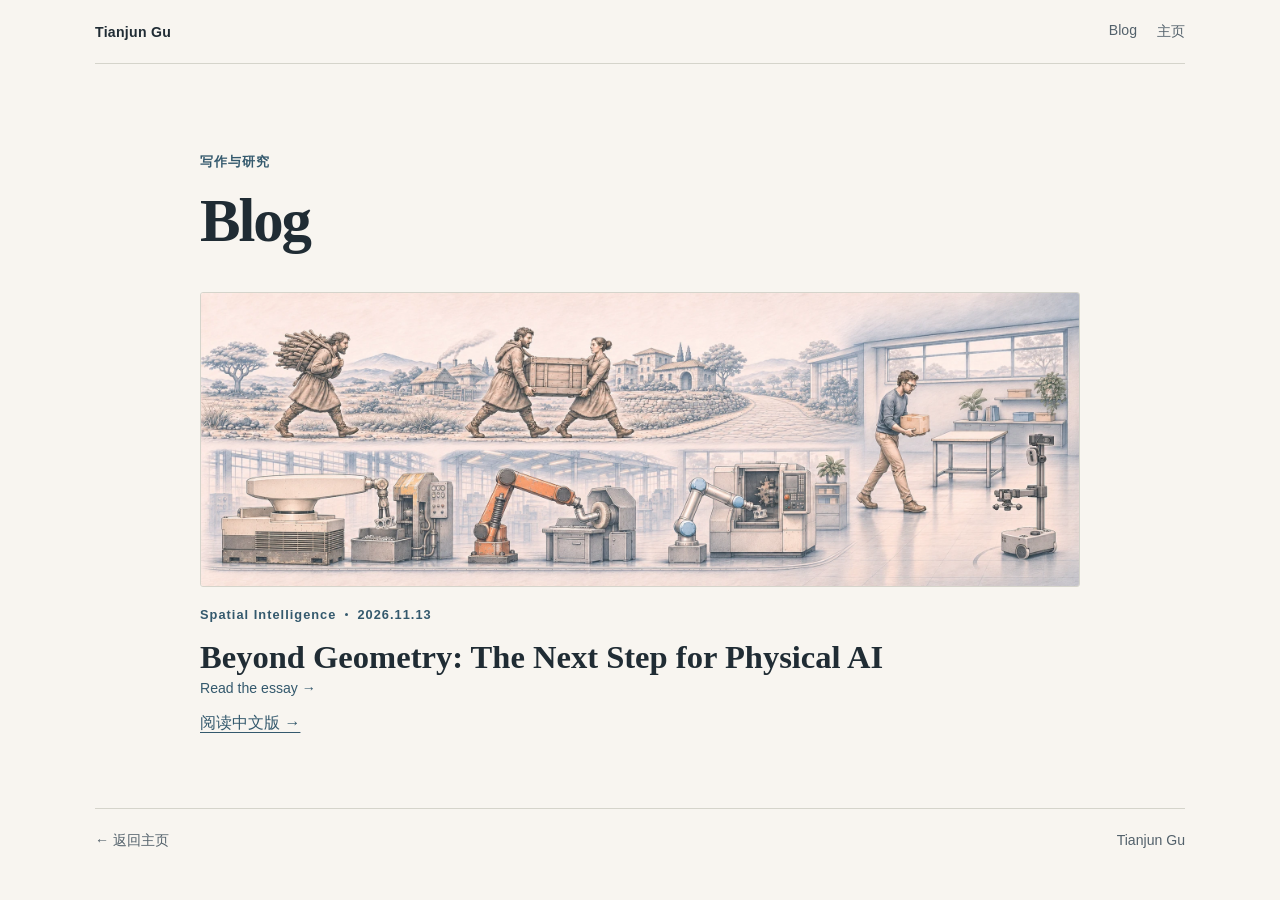
<file: blog/index.html>
<!doctype html>
<html lang="zh-Hans">
<head>
<meta charset="utf-8"><meta name="viewport" content="width=device-width, initial-scale=1">
<title>Blog | Tianjun Gu</title>
<meta name="description" content="Tianjun Gu 的研究随笔。"><meta name="theme-color" content="#f8f5f0">
<link rel="canonical" href="https://grady10086.github.io/tianjungu.github.io/blog/"><link rel="stylesheet" href="blog.css?v=20261113-layout3">
<meta property="og:title" content="Blog"><meta property="og:description" content="Tianjun Gu 的研究随笔。"><meta property="og:url" content="https://grady10086.github.io/tianjungu.github.io/blog/">
</head><body>
<a class="skip" href="#main">跳到正文</a>
<header class="masthead"><a class="brand" href="../">Tianjun Gu</a><nav aria-label="站点导航"><a href="./" aria-current="page">Blog</a><a href="../">主页</a></nav></header>
<main id="main" class="blog-index reading"><header><p class="eyebrow">写作与研究</p><h1>Blog</h1></header>
<article class="entry"><a class="entry-link" href="physical-ai/en/" lang="en" hreflang="en"><img src="physical-ai/images/robot-history.webp" alt="" width="2172" height="724"><p class="eyebrow">Spatial Intelligence <span></span> 2026.11.13</p><h2>Beyond Geometry: The Next Step for Physical AI</h2><span class="entry-more">Read the essay →</span></a><p><a href="physical-ai/" hreflang="zh-Hans">阅读中文版 →</a></p></article></main>
<footer class="footer"><a href="../">← 返回主页</a><a href="../">Tianjun Gu</a></footer>
</body></html>
</file>
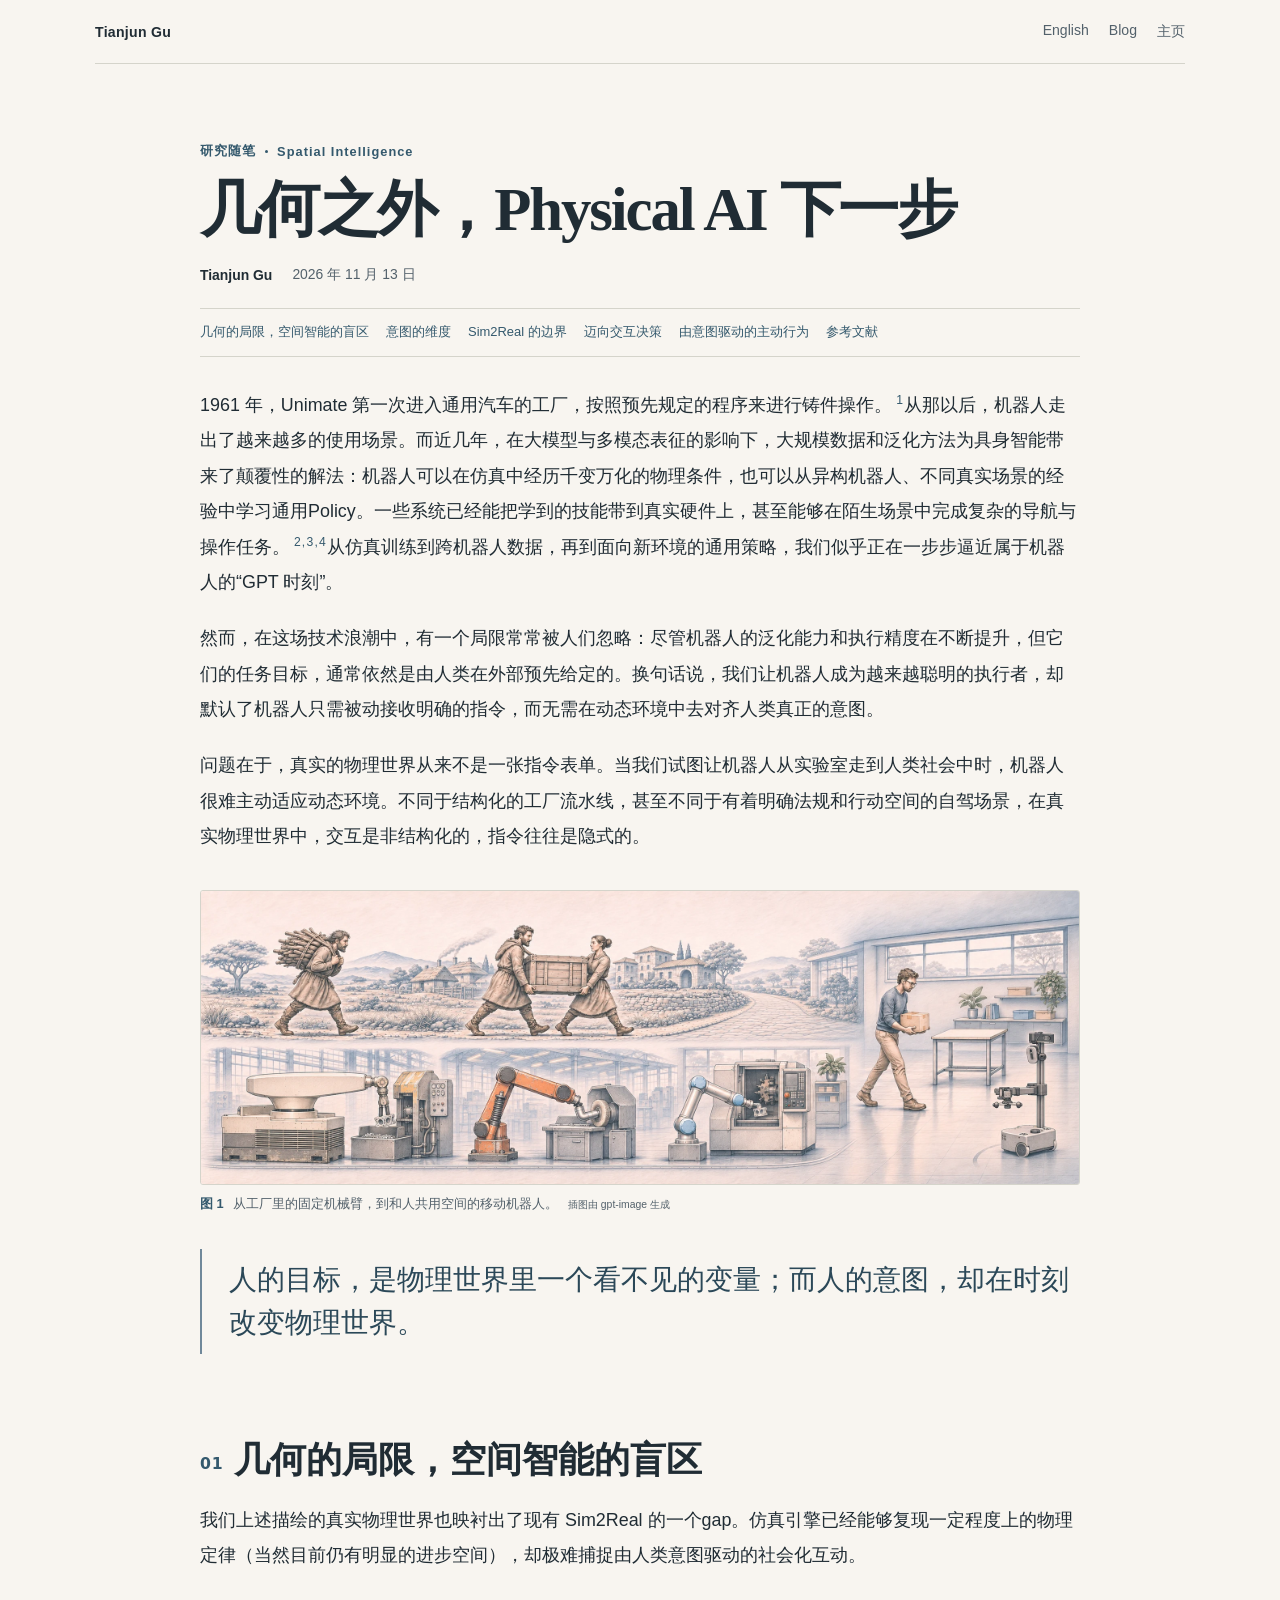
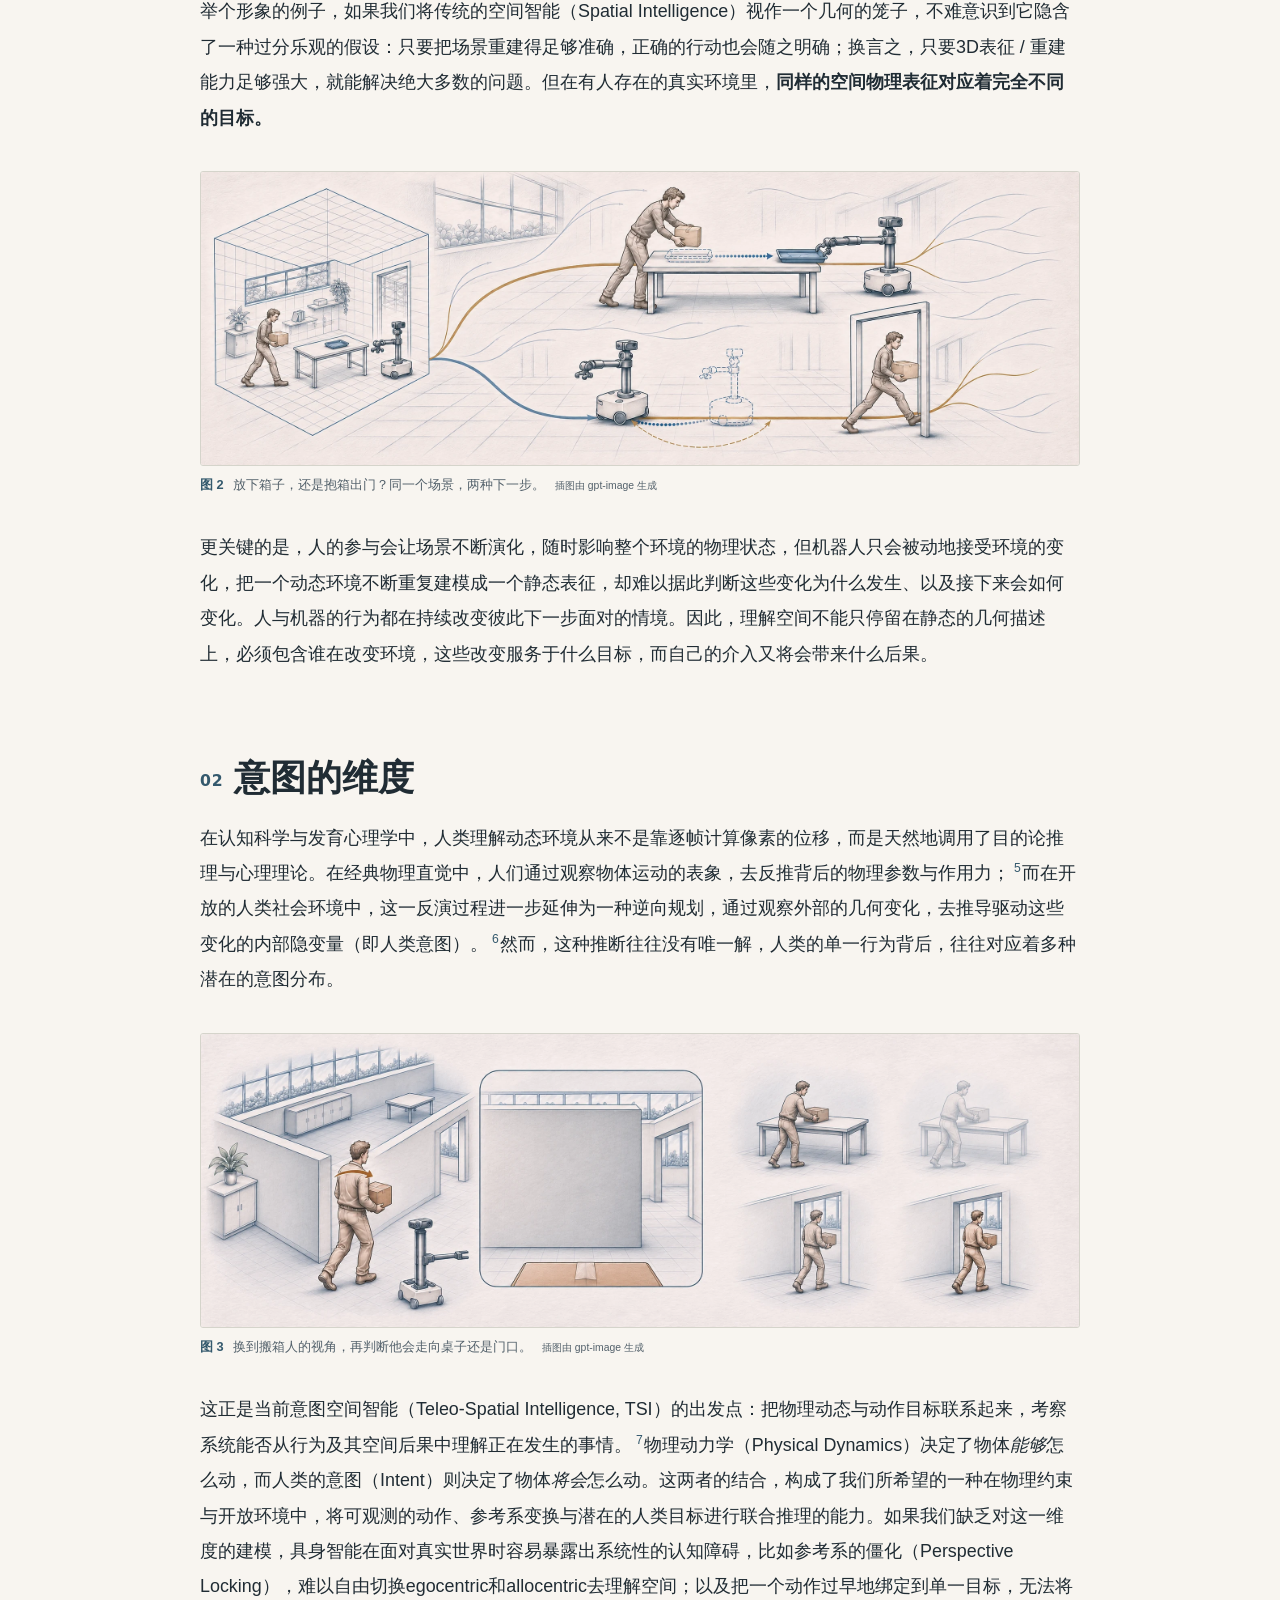
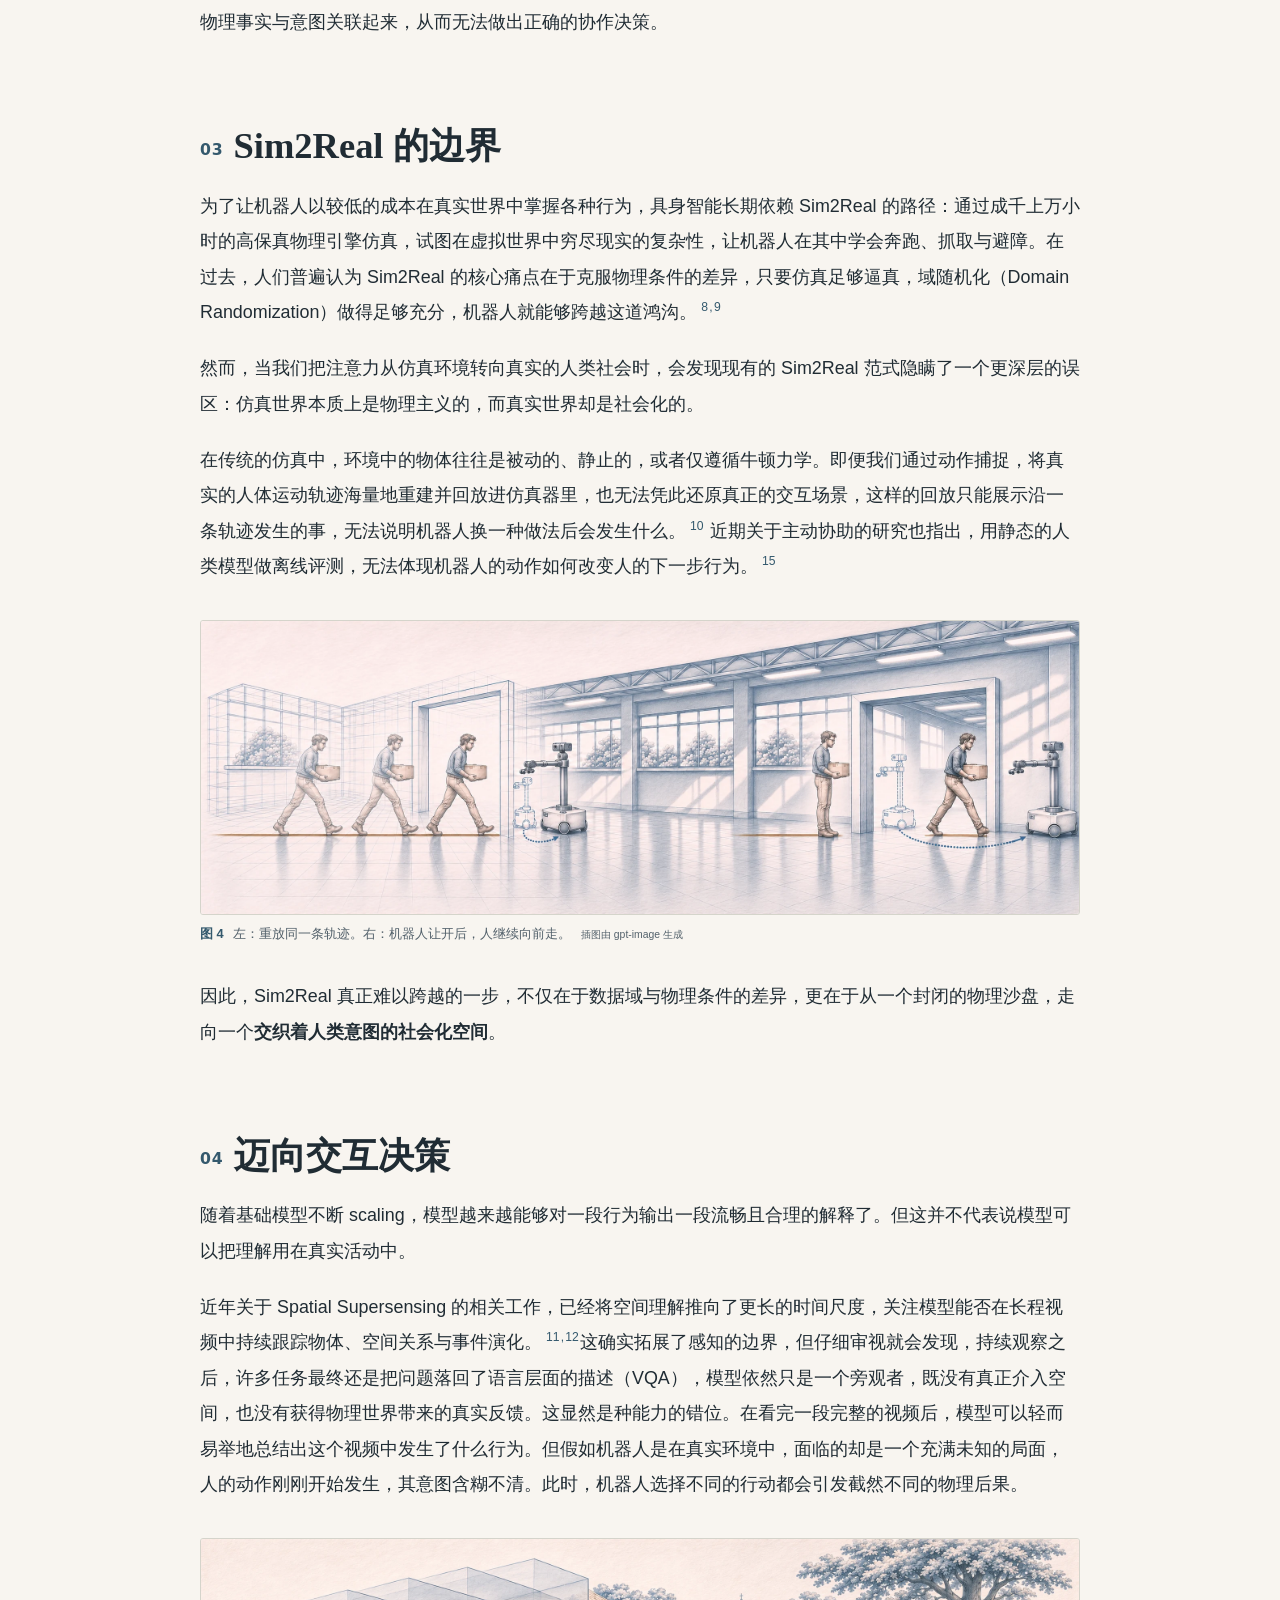
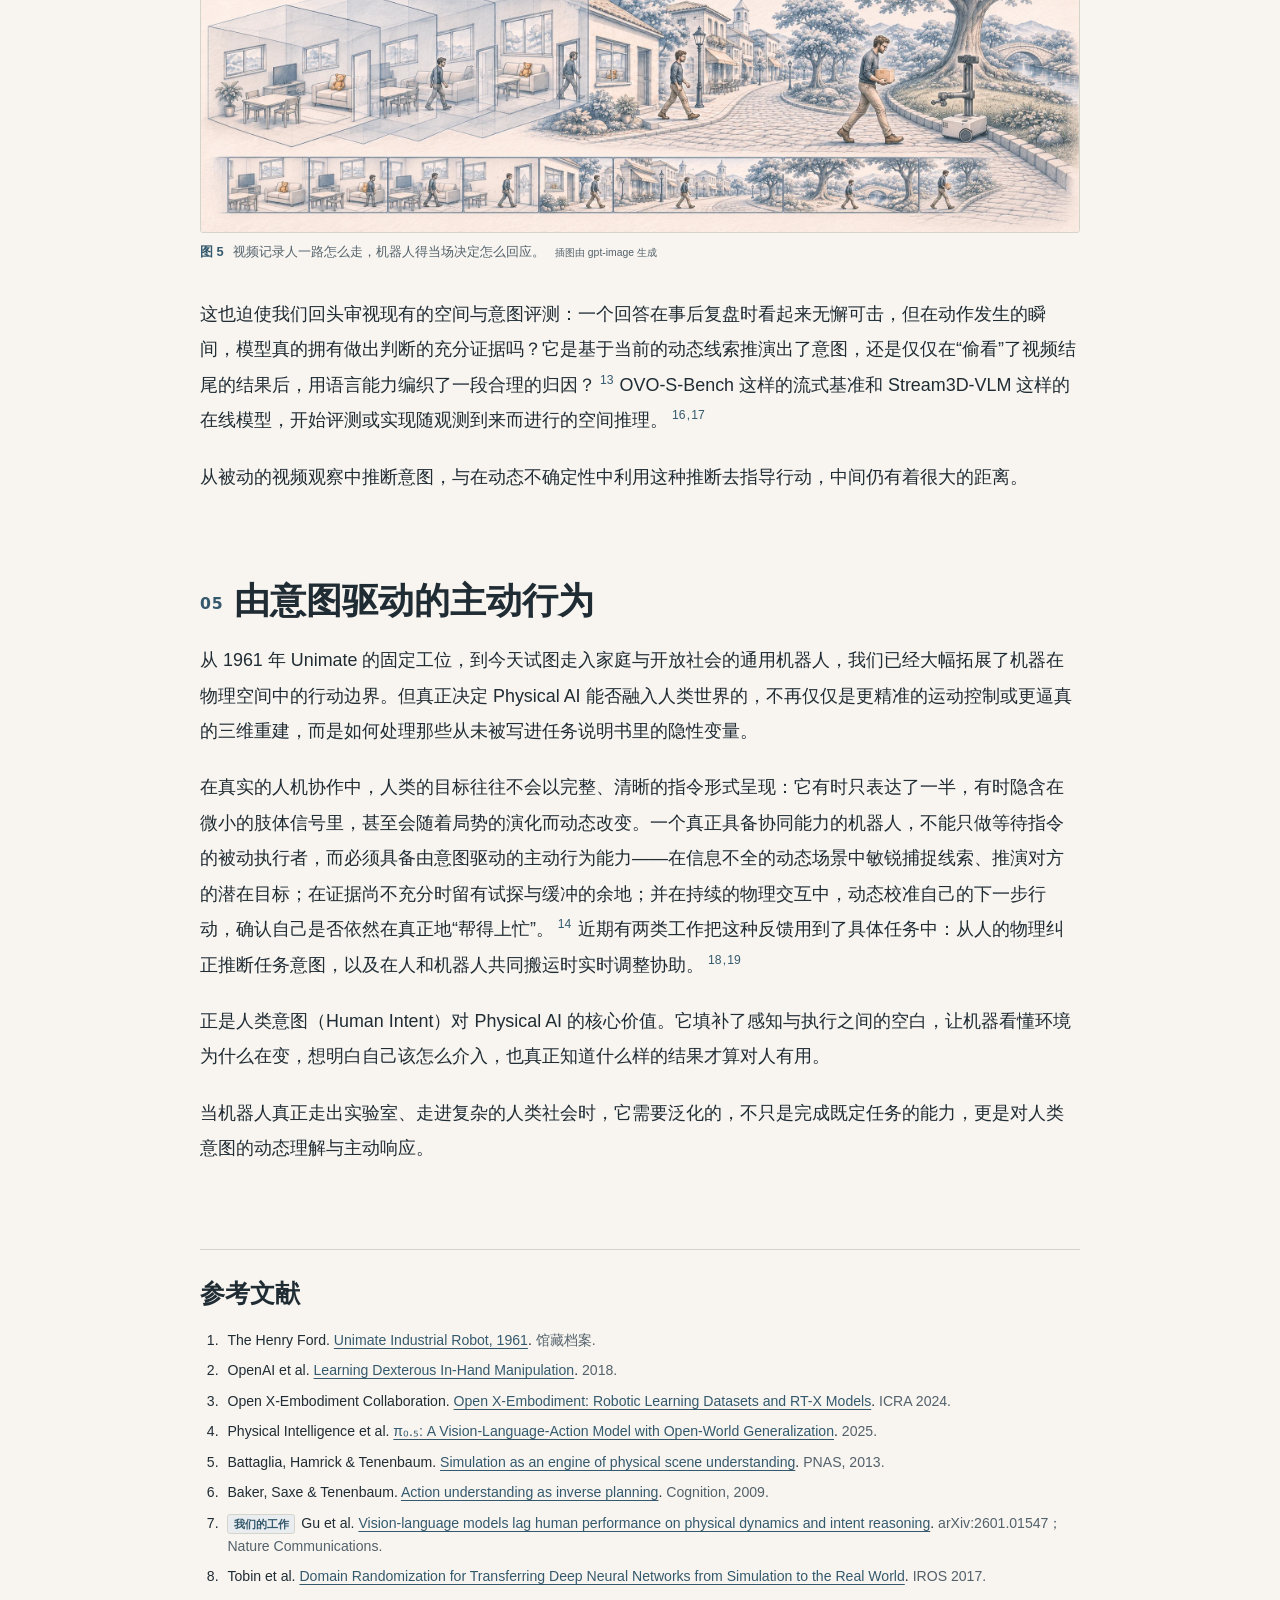
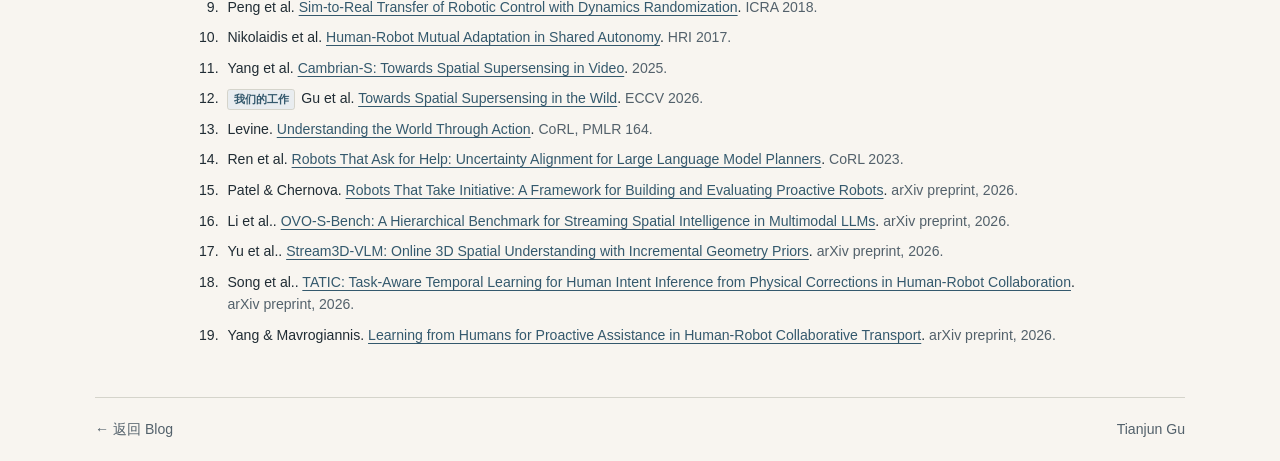
<file: blog/physical-ai/index.html>
<!doctype html>
<html lang="zh-Hans">
<head>
<meta charset="utf-8"><meta name="viewport" content="width=device-width, initial-scale=1">
<title>几何之外，Physical AI 下一步 | Tianjun Gu</title>
<meta name="description" content="机器人越来越能干，但在有人活动的空间里，先弄清该做什么，本身就是一种能力。"><meta name="theme-color" content="#f8f5f0">
<link rel="canonical" href="https://grady10086.github.io/tianjungu.github.io/blog/physical-ai/"><link rel="stylesheet" href="../blog.css?v=headline-sizing">
<meta property="og:title" content="几何之外，Physical AI 下一步"><meta property="og:description" content="机器人越来越能干，但在有人活动的空间里，先弄清该做什么，本身就是一种能力。"><meta property="og:url" content="https://grady10086.github.io/tianjungu.github.io/blog/physical-ai/"><meta property="og:type" content="article"><meta property="og:image" content="https://grady10086.github.io/tianjungu.github.io/blog/physical-ai/images/robot-history.webp">
<link rel="alternate" hreflang="zh-Hans" href="https://grady10086.github.io/tianjungu.github.io/blog/physical-ai/">
<link rel="alternate" hreflang="en" href="https://grady10086.github.io/tianjungu.github.io/blog/physical-ai/en/">
<style>.article-header:lang(zh) h1 { font-size: min(3.8rem, 7cqi); }</style>
</head><body>
<a class="skip" href="#main">跳到正文</a>
<header class="masthead"><a class="brand" href="../../">Tianjun Gu</a><nav aria-label="站点导航"><a href="en/" lang="en" hreflang="en">English</a><a href="../">Blog</a><a href="../../">主页</a></nav></header>
<main id="main"><article>
<header class="article-header reading"><p class="eyebrow">研究随笔 <span></span> Spatial Intelligence</p>
<h1>几何之外，Physical AI 下一步</h1>
<p class="byline" style="margin-top: 1.25rem"><a href="../../">Tianjun Gu</a><time datetime="2026-11-13">2026 年 11 月 13 日</time></p></header>
<nav class="toc reading" aria-label="文章目录"><a href="#geometry">几何的局限，空间智能的盲区</a><a href="#intent">意图的维度</a><a href="#sim2real">Sim2Real 的边界</a><a href="#evaluation">迈向交互决策</a><a href="#action">由意图驱动的主动行为</a><a href="#references">参考文献</a></nav>
<div class="prose">
<div class="opening">
<p>1961 年，Unimate 第一次进入通用汽车的工厂，按照预先规定的程序来进行铸件操作。<sup class="cite"><a href="#ref-1" aria-label="参考文献 1">1</a></sup>从那以后，机器人走出了越来越多的使用场景。而近几年，在大模型与多模态表征的影响下，大规模数据和泛化方法为具身智能带来了颠覆性的解法：机器人可以在仿真中经历千变万化的物理条件，也可以从异构机器人、不同真实场景的经验中学习通用Policy。一些系统已经能把学到的技能带到真实硬件上，甚至能够在陌生场景中完成复杂的导航与操作任务。<sup class="cite"><a href="#ref-2" aria-label="参考文献 2">2</a><span aria-hidden="true">,</span><a href="#ref-3" aria-label="参考文献 3">3</a><span aria-hidden="true">,</span><a href="#ref-4" aria-label="参考文献 4">4</a></sup>从仿真训练到跨机器人数据，再到面向新环境的通用策略，我们似乎正在一步步逼近属于机器人的“GPT 时刻”。</p>
<p>然而，在这场技术浪潮中，有一个局限常常被人们忽略：尽管机器人的泛化能力和执行精度在不断提升，但它们的任务目标，通常依然是由人类在外部预先给定的。换句话说，我们让机器人成为越来越聪明的执行者，却默认了机器人只需被动接收明确的指令，而无需在动态环境中去对齐人类真正的意图。</p>
<p>问题在于，真实的物理世界从来不是一张指令表单。当我们试图让机器人从实验室走到人类社会中时，机器人很难主动适应动态环境。不同于结构化的工厂流水线，甚至不同于有着明确法规和行动空间的自驾场景，在真实物理世界中，交互是非结构化的，指令往往是隐式的。</p>
<figure class="wide"><img src="images/robot-history.webp" alt="横幅并置人类搬运与协作的变化，以及从早期工业机械臂到移动操作机器人的演进" width="2172" height="724" fetchpriority="high" decoding="async"><figcaption><span>图 1</span> 从工厂里的固定机械臂，到和人共用空间的移动机器人。 <small class="figure-credit">插图由 gpt-image 生成</small></figcaption></figure>
<blockquote>人的目标，是物理世界里一个看不见的变量；而人的意图，却在时刻改变物理世界。</blockquote>
</div><section id="geometry"><h2><span>01</span>几何的局限，空间智能的盲区</h2>
<p>我们上述描绘的真实物理世界也映衬出了现有 Sim2Real 的一个gap。仿真引擎已经能够复现一定程度上的物理定律（当然目前仍有明显的进步空间），却极难捕捉由人类意图驱动的社会化互动。</p>
<p>举个形象的例子，如果我们将传统的空间智能（Spatial Intelligence）视作一个几何的笼子，不难意识到它隐含了一种过分乐观的假设：只要把场景重建得足够准确，正确的行动也会随之明确；换言之，只要3D表征 / 重建能力足够强大，就能解决绝大多数的问题。但在有人存在的真实环境里，<strong>同样的空间物理表征对应着完全不同的目标。</strong></p>
<figure class="wide"><img src="images/geometry-cage.webp" alt="同一个工作间左侧被定格在几何网格中，右侧随着人与机器人的相互回应沿时间连续分叉" width="2172" height="724" loading="lazy" decoding="async"><figcaption><span>图 2</span> 放下箱子，还是抱箱出门？同一个场景，两种下一步。 <small class="figure-credit">插图由 gpt-image 生成</small></figcaption></figure>
<p>更关键的是，人的参与会让场景不断演化，随时影响整个环境的物理状态，但机器人只会被动地接受环境的变化，把一个动态环境不断重复建模成一个静态表征，却难以据此判断这些变化为什么发生、以及接下来会如何变化。人与机器的行为都在持续改变彼此下一步面对的情境。因此，理解空间不能只停留在静态的几何描述上，必须包含谁在改变环境，这些改变服务于什么目标，而自己的介入又将会带来什么后果。</p>
</section><section id="intent"><h2><span>02</span>意图的维度</h2>
<p>在认知科学与发育心理学中，人类理解动态环境从来不是靠逐帧计算像素的位移，而是天然地调用了目的论推理与心理理论。在经典物理直觉中，人们通过观察物体运动的表象，去反推背后的物理参数与作用力；<sup class="cite"><a href="#ref-5" aria-label="参考文献 5">5</a></sup>而在开放的人类社会环境中，这一反演过程进一步延伸为一种逆向规划，通过观察外部的几何变化，去推导驱动这些变化的内部隐变量（即人类意图）。<sup class="cite"><a href="#ref-6" aria-label="参考文献 6">6</a></sup>然而，这种推断往往没有唯一解，人类的单一行为背后，往往对应着多种潜在的意图分布。</p>
<figure class="wide"><img src="images/teleo-spatial.webp" alt="同一个搬箱动作对应多个可能目标，换到行动者视角后，门口与桌面的可用性提供了不同线索" width="2172" height="724" loading="lazy" decoding="async"><figcaption><span>图 3</span> 换到搬箱人的视角，再判断他会走向桌子还是门口。 <small class="figure-credit">插图由 gpt-image 生成</small></figcaption></figure>
<p>这正是当前意图空间智能（Teleo-Spatial Intelligence, TSI）的出发点：把物理动态与动作目标联系起来，考察系统能否从行为及其空间后果中理解正在发生的事情。<sup class="cite"><a href="#ref-7" aria-label="参考文献 7">7</a></sup>物理动力学（Physical Dynamics）决定了物体<em>能够</em>怎么动，而人类的意图（Intent）则决定了物体<em>将会</em>怎么动。这两者的结合，构成了我们所希望的一种在物理约束与开放环境中，将可观测的动作、参考系变换与潜在的人类目标进行联合推理的能力。如果我们缺乏对这一维度的建模，具身智能在面对真实世界时容易暴露出系统性的认知障碍，比如参考系的僵化（Perspective Locking），难以自由切换egocentric和allocentric去理解空间；以及把一个动作过早地绑定到单一目标，无法将物理事实与意图关联起来，从而无法做出正确的协作决策。</p>
</section><section id="sim2real"><h2><span>03</span>Sim2Real 的边界</h2>
<p>为了让机器人以较低的成本在真实世界中掌握各种行为，具身智能长期依赖 Sim2Real 的路径：通过成千上万小时的高保真物理引擎仿真，试图在虚拟世界中穷尽现实的复杂性，让机器人在其中学会奔跑、抓取与避障。在过去，人们普遍认为 Sim2Real 的核心痛点在于克服物理条件的差异，只要仿真足够逼真，域随机化（Domain Randomization）做得足够充分，机器人就能够跨越这道鸿沟。<sup class="cite"><a href="#ref-8" aria-label="参考文献 8">8</a><span aria-hidden="true">,</span><a href="#ref-9" aria-label="参考文献 9">9</a></sup></p>
<p>然而，当我们把注意力从仿真环境转向真实的人类社会时，会发现现有的 Sim2Real 范式隐瞒了一个更深层的误区：仿真世界本质上是物理主义的，而真实世界却是社会化的。</p>
<p>在传统的仿真中，环境中的物体往往是被动的、静止的，或者仅遵循牛顿力学。即便我们通过动作捕捉，将真实的人体运动轨迹海量地重建并回放进仿真器里，也无法凭此还原真正的交互场景，这样的回放只能展示沿一条轨迹发生的事，无法说明机器人换一种做法后会发生什么。<sup class="cite"><a href="#ref-10" aria-label="参考文献 10">10</a></sup> 近期关于主动协助的研究也指出，用静态的人类模型做离线评测，无法体现机器人的动作如何改变人的下一步行为。<sup class="cite"><a href="#ref-15" aria-label="参考文献 15">15</a></sup></p>
<figure class="wide"><img src="images/sim2real.webp" alt="左侧仿真重复同一条人的运动轨迹，右侧机器人侧移让路后，原本停步的人继续前进" width="2172" height="724" loading="lazy" decoding="async"><figcaption><span>图 4</span> 左：重放同一条轨迹。右：机器人让开后，人继续向前走。 <small class="figure-credit">插图由 gpt-image 生成</small></figcaption></figure>
<p>因此，Sim2Real 真正难以跨越的一步，不仅在于数据域与物理条件的差异，更在于从一个封闭的物理沙盘，走向一个<strong>交织着人类意图的社会化空间</strong>。</p>
</section><section id="evaluation"><h2><span>04</span>迈向交互决策</h2>
<p>随着基础模型不断 scaling，模型越来越能够对一段行为输出一段流畅且合理的解释了。但这并不代表说模型可以把理解用在真实活动中。</p>
<p>近年关于 Spatial Supersensing 的相关工作，已经将空间理解推向了更长的时间尺度，关注模型能否在长程视频中持续跟踪物体、空间关系与事件演化。<sup class="cite"><a href="#ref-11" aria-label="参考文献 11">11</a><span aria-hidden="true">,</span><a href="#ref-12" aria-label="参考文献 12">12</a></sup>这确实拓展了感知的边界，但仔细审视就会发现，持续观察之后，许多任务最终还是把问题落回了语言层面的描述（VQA），模型依然只是一个旁观者，既没有真正介入空间，也没有获得物理世界带来的真实反馈。这显然是种能力的错位。在看完一段完整的视频后，模型可以轻而易举地总结出这个视频中发生了什么行为。但假如机器人是在真实环境中，面临的却是一个充满未知的局面，人的动作刚刚开始发生，其意图含糊不清。此时，机器人选择不同的行动都会引发截然不同的物理后果。</p>
<figure class="wide"><img src="images/spatial-supersensing.webp" alt="连续横幅呈现长程视频中的空间线索，以及从观看事件到在事件中作出决定的区别" width="2172" height="724" loading="lazy" decoding="async"><figcaption><span>图 5</span> 视频记录人一路怎么走，机器人得当场决定怎么回应。 <small class="figure-credit">插图由 gpt-image 生成</small></figcaption></figure>
<p>这也迫使我们回头审视现有的空间与意图评测：一个回答在事后复盘时看起来无懈可击，但在动作发生的瞬间，模型真的拥有做出判断的充分证据吗？它是基于当前的动态线索推演出了意图，还是仅仅在“偷看”了视频结尾的结果后，用语言能力编织了一段合理的归因？<sup class="cite"><a href="#ref-13" aria-label="参考文献 13">13</a></sup> OVO-S-Bench 这样的流式基准和 Stream3D-VLM 这样的在线模型，开始评测或实现随观测到来而进行的空间推理。<sup class="cite"><a href="#ref-16" aria-label="参考文献 16">16</a><span aria-hidden="true">,</span><a href="#ref-17" aria-label="参考文献 17">17</a></sup></p>
<p>从被动的视频观察中推断意图，与在动态不确定性中利用这种推断去指导行动，中间仍有着很大的距离。</p>
</section><section id="action"><h2><span>05</span>由意图驱动的主动行为</h2>
<p>从 1961 年 Unimate 的固定工位，到今天试图走入家庭与开放社会的通用机器人，我们已经大幅拓展了机器在物理空间中的行动边界。但真正决定 Physical AI 能否融入人类世界的，不再仅仅是更精准的运动控制或更逼真的三维重建，而是如何处理那些从未被写进任务说明书里的隐性变量。</p>
<p>在真实的人机协作中，人类的目标往往不会以完整、清晰的指令形式呈现：它有时只表达了一半，有时隐含在微小的肢体信号里，甚至会随着局势的演化而动态改变。一个真正具备协同能力的机器人，不能只做等待指令的被动执行者，而必须具备由意图驱动的主动行为能力——在信息不全的动态场景中敏锐捕捉线索、推演对方的潜在目标；在证据尚不充分时留有试探与缓冲的余地；并在持续的物理交互中，动态校准自己的下一步行动，确认自己是否依然在真正地“帮得上忙”。<sup class="cite"><a href="#ref-14" aria-label="参考文献 14">14</a></sup> 近期有两类工作把这种反馈用到了具体任务中：从人的物理纠正推断任务意图，以及在人和机器人共同搬运时实时调整协助。<sup class="cite"><a href="#ref-18" aria-label="参考文献 18">18</a><span aria-hidden="true">,</span><a href="#ref-19" aria-label="参考文献 19">19</a></sup></p>
<p>正是人类意图（Human Intent）对 Physical AI 的核心价值。它填补了感知与执行之间的空白，让机器看懂环境为什么在变，想明白自己该怎么介入，也真正知道什么样的结果才算对人有用。</p>
<p>当机器人真正走出实验室、走进复杂的人类社会时，它需要泛化的，不只是完成既定任务的能力，更是对人类意图的动态理解与主动响应。</p>
</section>
<section id="references" class="references"><h2>参考文献</h2><ol>
<li id="ref-1">The Henry Ford. <a href="https://www.thehenryford.org/collections/explore/artifact/183434">Unimate Industrial Robot, 1961</a>. <span>馆藏档案.</span></li>
<li id="ref-2">OpenAI et al. <a href="https://arxiv.org/abs/1808.00177">Learning Dexterous In-Hand Manipulation</a>. <span>2018.</span></li>
<li id="ref-3">Open X-Embodiment Collaboration. <a href="https://arxiv.org/abs/2310.08864">Open X-Embodiment: Robotic Learning Datasets and RT-X Models</a>. <span>ICRA 2024.</span></li>
<li id="ref-4">Physical Intelligence et al. <a href="https://www.pi.website/blog/pi05">π₀.₅: A Vision-Language-Action Model with Open-World Generalization</a>. <span>2025.</span></li>
<li id="ref-5">Battaglia, Hamrick & Tenenbaum. <a href="https://doi.org/10.1073/pnas.1306572110">Simulation as an engine of physical scene understanding</a>. <span>PNAS, 2013.</span></li>
<li id="ref-6">Baker, Saxe & Tenenbaum. <a href="https://doi.org/10.1016/j.cognition.2009.07.005">Action understanding as inverse planning</a>. <span>Cognition, 2009.</span></li>
<li id="ref-7"><span class="own-work">我们的工作</span> Gu et al. <a href="https://arxiv.org/abs/2601.01547">Vision-language models lag human performance on physical dynamics and intent reasoning</a>. <span>arXiv:2601.01547；Nature Communications.</span></li>
<li id="ref-8">Tobin et al. <a href="https://arxiv.org/abs/1703.06907">Domain Randomization for Transferring Deep Neural Networks from Simulation to the Real World</a>. <span>IROS 2017.</span></li>
<li id="ref-9">Peng et al. <a href="https://arxiv.org/abs/1710.06537">Sim-to-Real Transfer of Robotic Control with Dynamics Randomization</a>. <span>ICRA 2018.</span></li>
<li id="ref-10">Nikolaidis et al. <a href="https://arxiv.org/abs/1701.07851">Human-Robot Mutual Adaptation in Shared Autonomy</a>. <span>HRI 2017.</span></li>
<li id="ref-11">Yang et al. <a href="https://cambrian-mllm.github.io/cambrian-s/">Cambrian-S: Towards Spatial Supersensing in Video</a>. <span>2025.</span></li>
<li id="ref-12"><span class="own-work">我们的工作</span> Gu et al. <a href="https://vsi-super-wild.github.io/">Towards Spatial Supersensing in the Wild</a>. <span>ECCV 2026.</span></li>
<li id="ref-13">Levine. <a href="https://proceedings.mlr.press/v164/levine22a.html">Understanding the World Through Action</a>. <span>CoRL, PMLR 164.</span></li>
<li id="ref-14">Ren et al. <a href="https://robot-help.github.io/">Robots That Ask for Help: Uncertainty Alignment for Large Language Model Planners</a>. <span>CoRL 2023.</span></li>
<li id="ref-15">Patel &amp; Chernova. <a href="https://arxiv.org/abs/2609.28910">Robots That Take Initiative: A Framework for Building and Evaluating Proactive Robots</a>. <span>arXiv preprint, 2026.</span></li>
<li id="ref-16">Li et al.. <a href="https://arxiv.org/abs/2606.03890">OVO-S-Bench: A Hierarchical Benchmark for Streaming Spatial Intelligence in Multimodal LLMs</a>. <span>arXiv preprint, 2026.</span></li>
<li id="ref-17">Yu et al.. <a href="https://arxiv.org/abs/2606.06891">Stream3D-VLM: Online 3D Spatial Understanding with Incremental Geometry Priors</a>. <span>arXiv preprint, 2026.</span></li>
<li id="ref-18">Song et al.. <a href="https://arxiv.org/abs/2603.11077">TATIC: Task-Aware Temporal Learning for Human Intent Inference from Physical Corrections in Human-Robot Collaboration</a>. <span>arXiv preprint, 2026.</span></li>
<li id="ref-19">Yang &amp; Mavrogiannis. <a href="https://arxiv.org/abs/2609.25351">Learning from Humans for Proactive Assistance in Human-Robot Collaborative Transport</a>. <span>arXiv preprint, 2026.</span></li>
</ol></section>
</div>
</article></main>
<footer class="footer"><a href="../">← 返回 Blog</a><a href="../../">Tianjun Gu</a></footer>
</body></html>
</file>
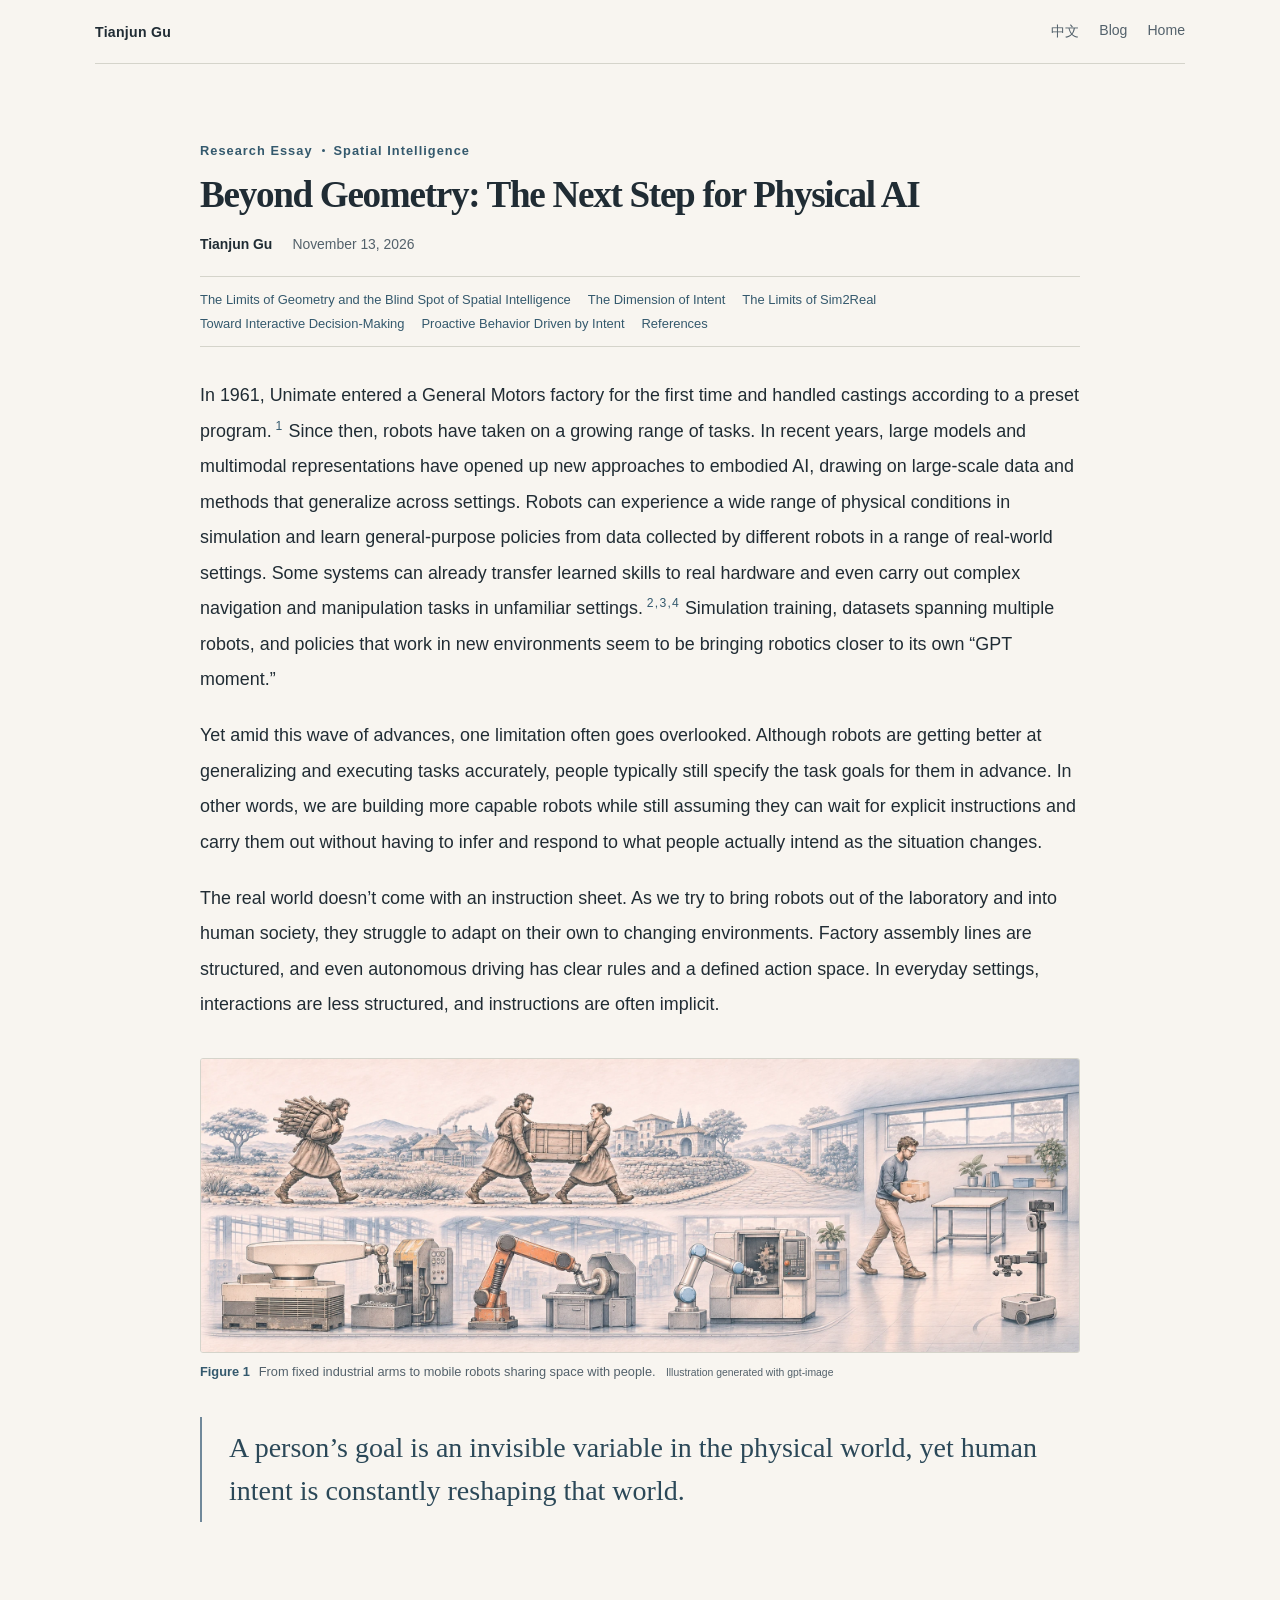
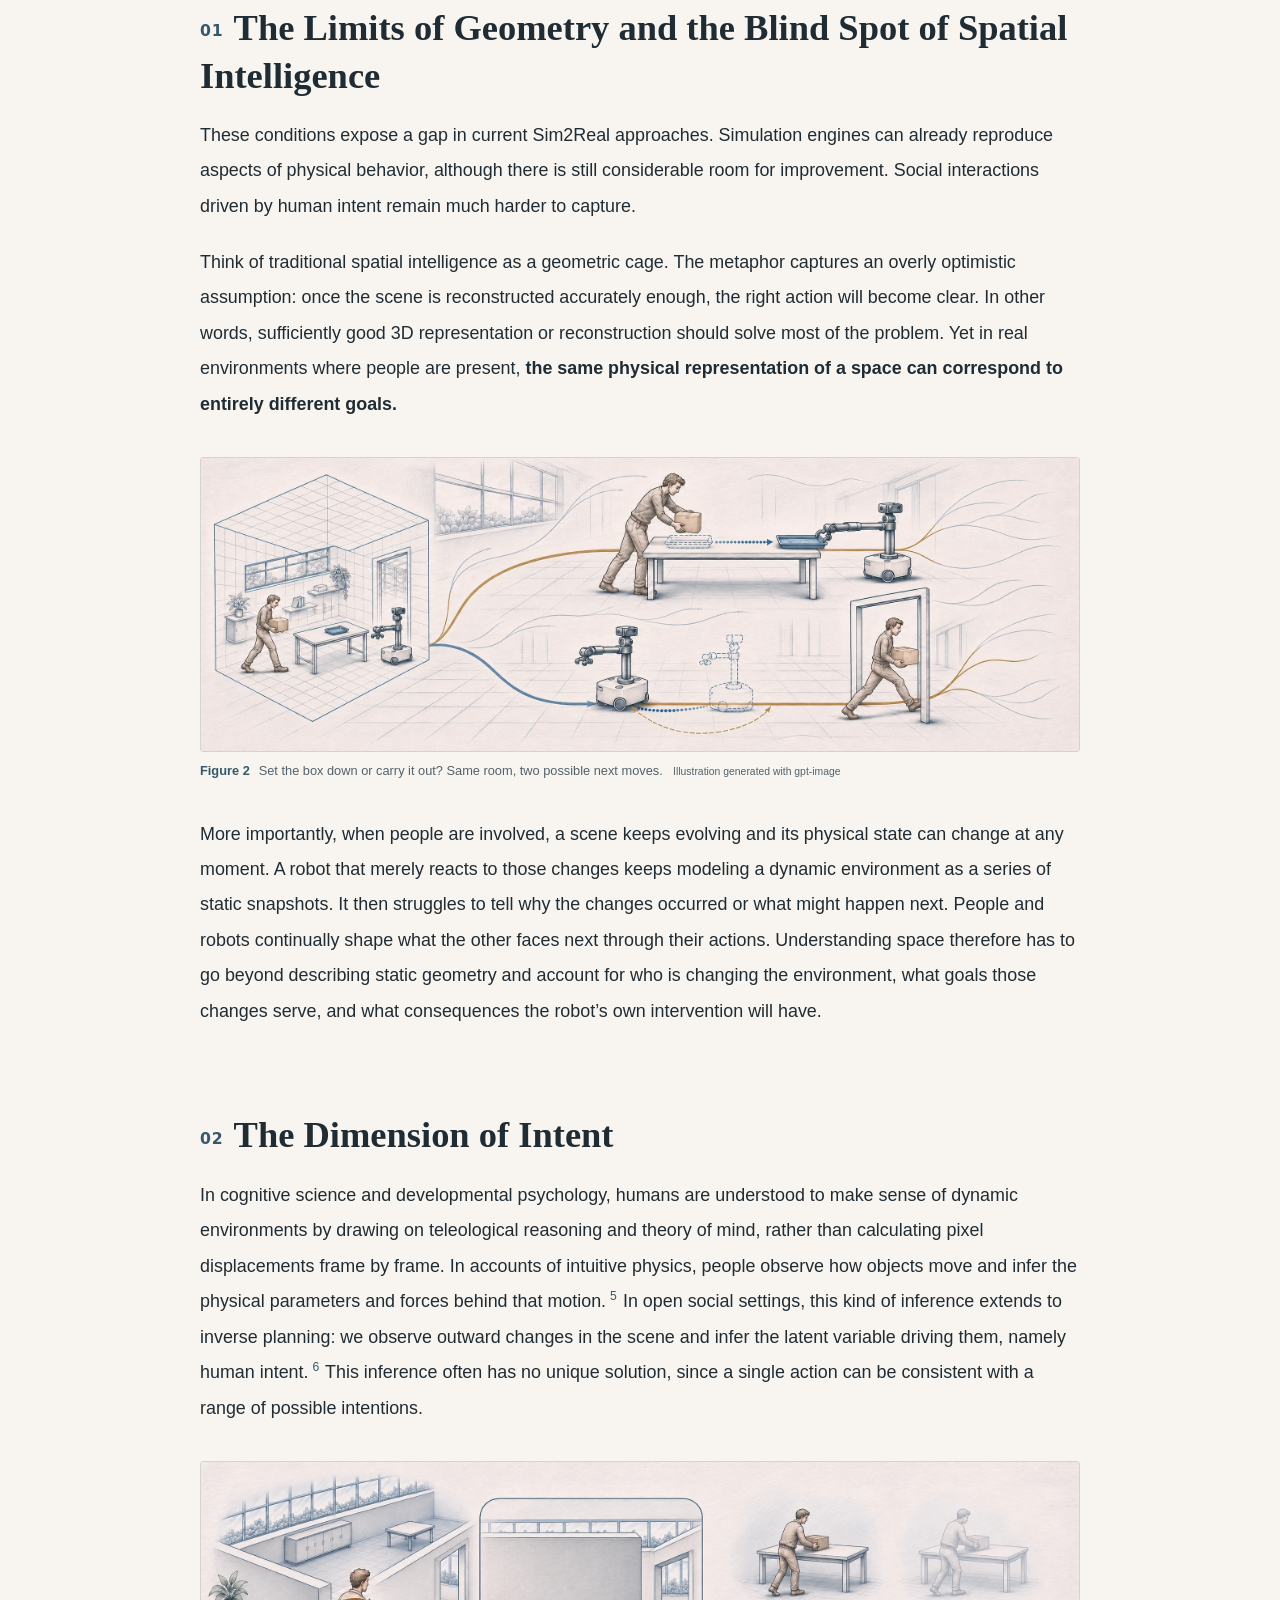
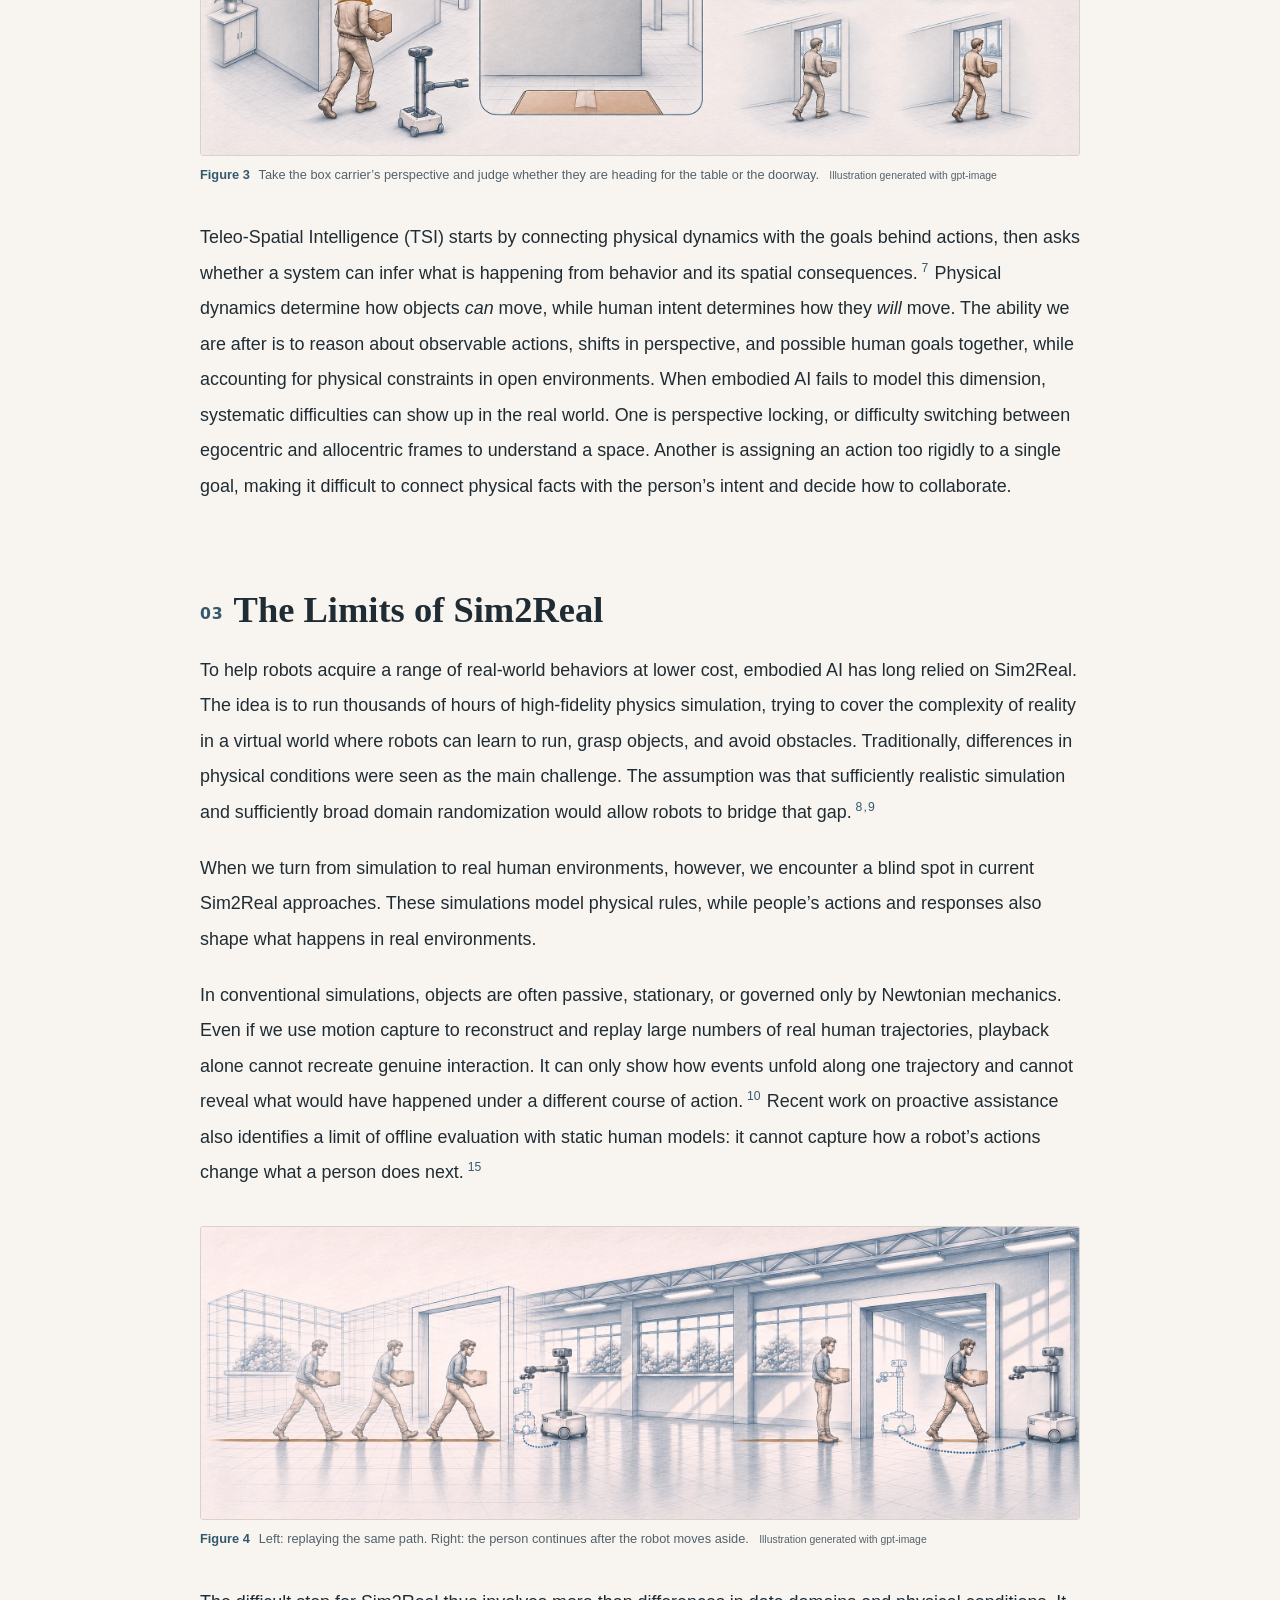
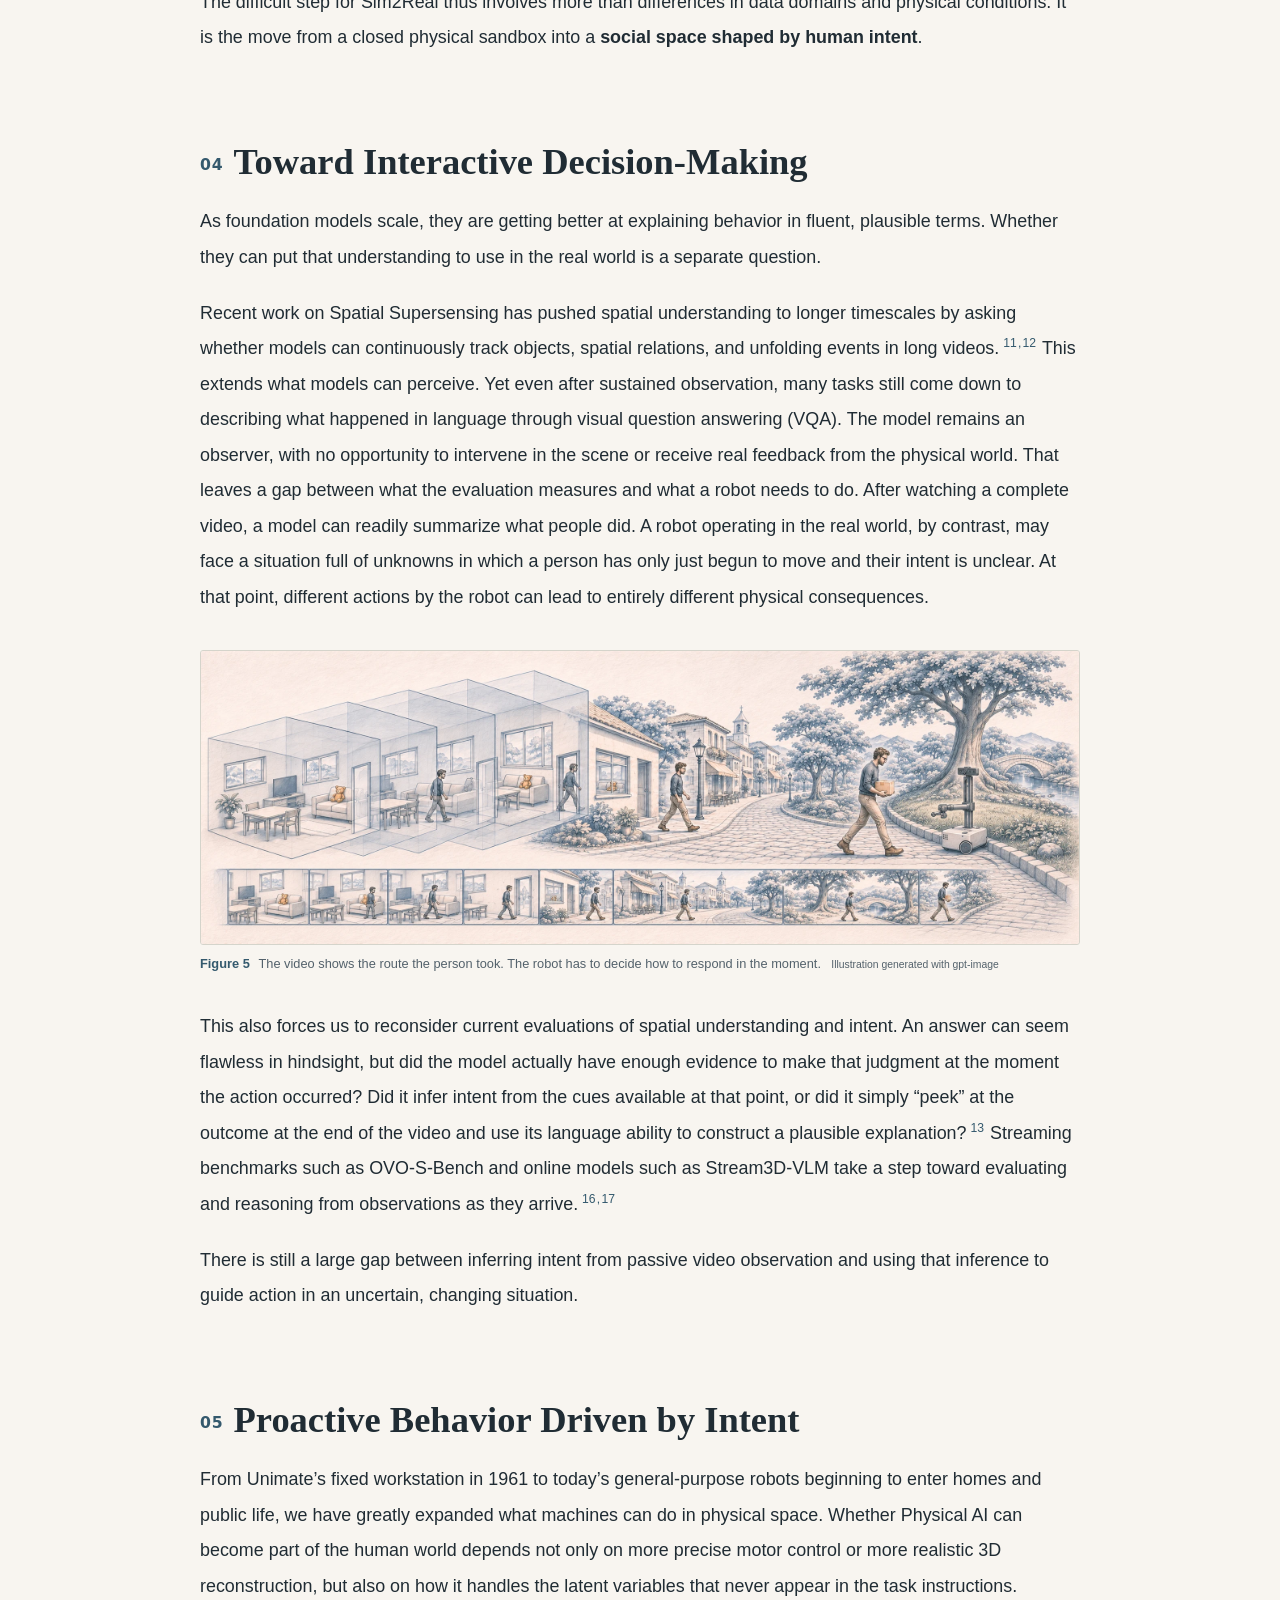
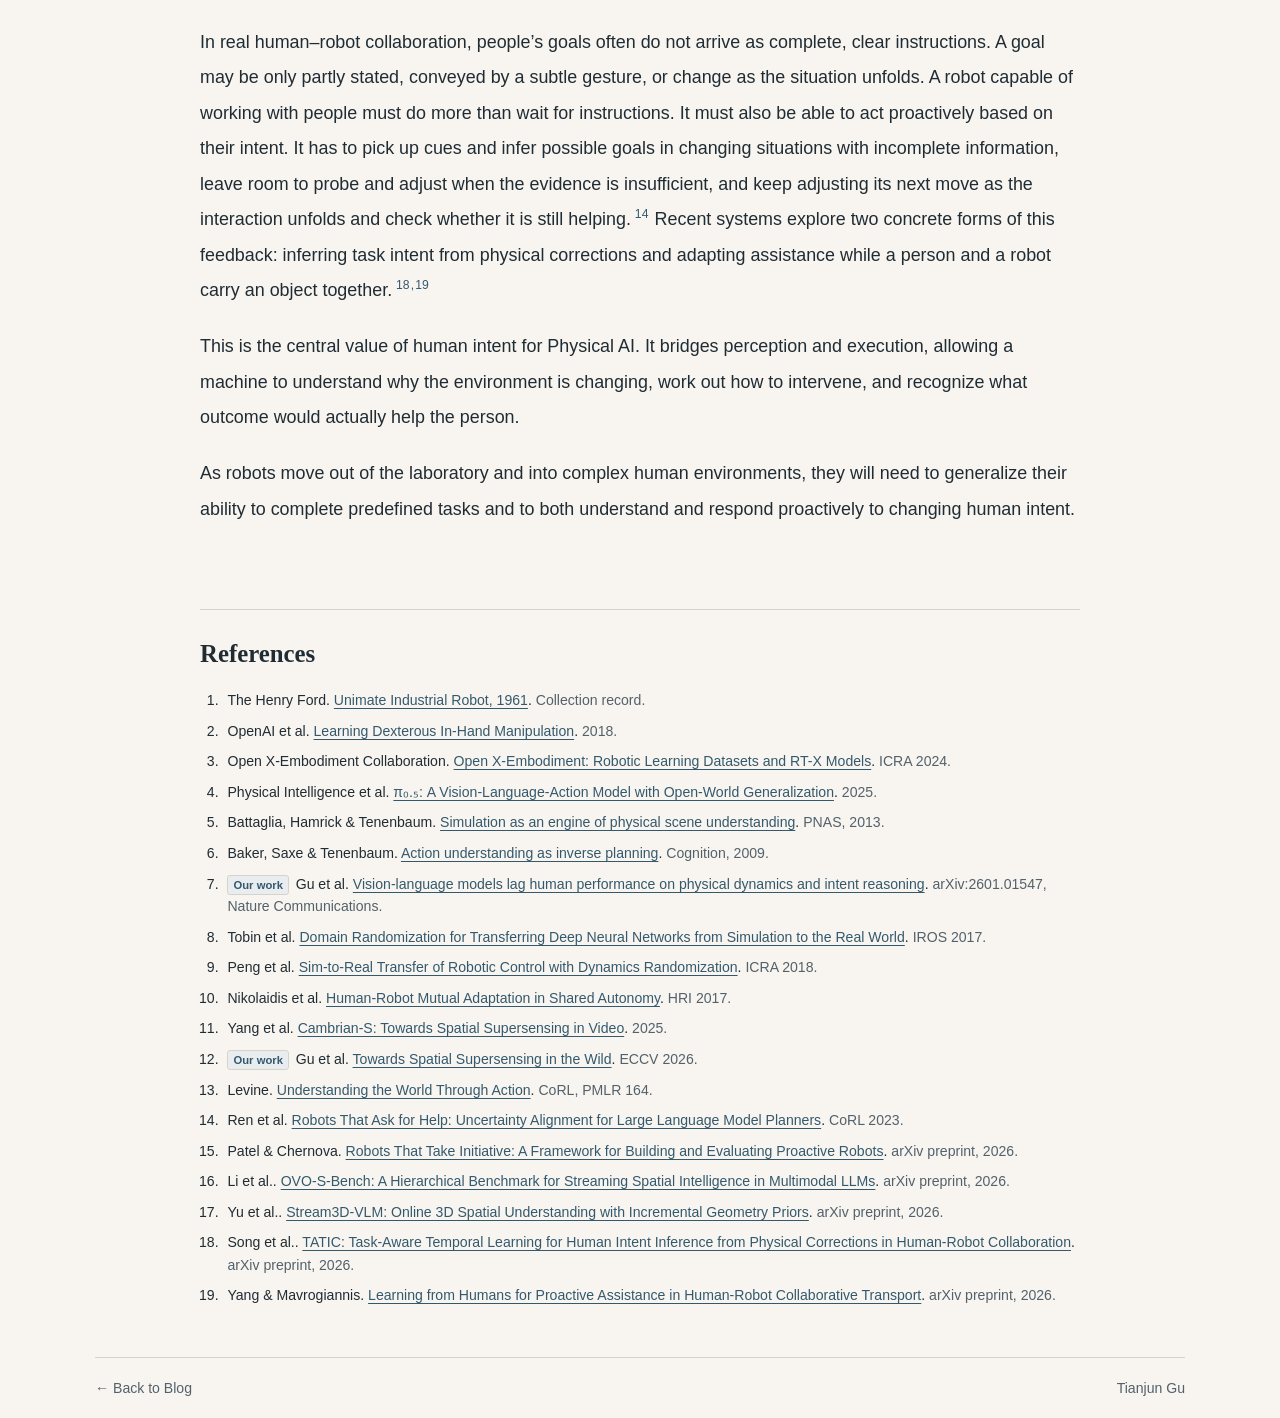
<file: blog/physical-ai/en/index.html>
<!doctype html>
<html lang="en">
<head>
<meta charset="utf-8"><meta name="viewport" content="width=device-width, initial-scale=1">
<title>Beyond Geometry: The Next Step for Physical AI | Tianjun Gu</title>
<meta name="description" content="Robots are becoming more capable, but in spaces where people are active, figuring out what to do first is a capability in itself."><meta name="theme-color" content="#f8f5f0">
<link rel="canonical" href="https://grady10086.github.io/tianjungu.github.io/blog/physical-ai/en/"><link rel="stylesheet" href="../../blog.css?v=headline-sizing">
<meta property="og:title" content="Beyond Geometry: The Next Step for Physical AI"><meta property="og:description" content="Robots are becoming more capable, but in spaces where people are active, figuring out what to do first is a capability in itself."><meta property="og:url" content="https://grady10086.github.io/tianjungu.github.io/blog/physical-ai/en/"><meta property="og:type" content="article"><meta property="og:image" content="https://grady10086.github.io/tianjungu.github.io/blog/physical-ai/images/robot-history.webp">
<link rel="alternate" hreflang="zh-Hans" href="https://grady10086.github.io/tianjungu.github.io/blog/physical-ai/">
<link rel="alternate" hreflang="en" href="https://grady10086.github.io/tianjungu.github.io/blog/physical-ai/en/">
<style>.article-header:lang(en) h1 { font-size: min(2.75rem, 4.22cqi); }</style>
</head><body>
<a class="skip" href="#main">Skip to content</a>
<header class="masthead"><a class="brand" href="../../../">Tianjun Gu</a><nav aria-label="Site navigation"><a href="../" lang="zh-Hans" hreflang="zh-Hans">中文</a><a href="../../">Blog</a><a href="../../../">Home</a></nav></header>
<main id="main"><article>
<header class="article-header reading"><p class="eyebrow">Research Essay <span></span> Spatial Intelligence</p>
<h1>Beyond Geometry: The Next Step for Physical AI</h1>
<p class="byline" style="margin-top: 1.25rem"><a href="../../../">Tianjun Gu</a><time datetime="2026-11-13">November 13, 2026</time></p></header>
<nav class="toc reading" aria-label="Contents"><a href="#geometry">The Limits of Geometry and the Blind Spot of Spatial Intelligence</a><a href="#intent">The Dimension of Intent</a><a href="#sim2real">The Limits of Sim2Real</a><a href="#evaluation">Toward Interactive Decision-Making</a><a href="#action">Proactive Behavior Driven by Intent</a><a href="#references">References</a></nav>
<div class="prose">
<div class="opening">
<p>In 1961, Unimate entered a General Motors factory for the first time and handled castings according to a preset program.<sup class="cite"><a href="#ref-1" aria-label="Reference 1">1</a></sup> Since then, robots have taken on a growing range of tasks. In recent years, large models and multimodal representations have opened up new approaches to embodied AI, drawing on large-scale data and methods that generalize across settings. Robots can experience a wide range of physical conditions in simulation and learn general-purpose policies from data collected by different robots in a range of real-world settings. Some systems can already transfer learned skills to real hardware and even carry out complex navigation and manipulation tasks in unfamiliar settings.<sup class="cite"><a href="#ref-2" aria-label="Reference 2">2</a><span aria-hidden="true">,</span><a href="#ref-3" aria-label="Reference 3">3</a><span aria-hidden="true">,</span><a href="#ref-4" aria-label="Reference 4">4</a></sup> Simulation training, datasets spanning multiple robots, and policies that work in new environments seem to be bringing robotics closer to its own “GPT moment.”</p>
<p>Yet amid this wave of advances, one limitation often goes overlooked. Although robots are getting better at generalizing and executing tasks accurately, people typically still specify the task goals for them in advance. In other words, we are building more capable robots while still assuming they can wait for explicit instructions and carry them out without having to infer and respond to what people actually intend as the situation changes.</p>
<p>The real world doesn’t come with an instruction sheet. As we try to bring robots out of the laboratory and into human society, they struggle to adapt on their own to changing environments. Factory assembly lines are structured, and even autonomous driving has clear rules and a defined action space. In everyday settings, interactions are less structured, and instructions are often implicit.</p>
<figure class="wide"><img src="../images/robot-history.webp" alt="Banner juxtaposing changes in how people carry things and work together with the evolution from early industrial arms to mobile manipulators" width="2172" height="724" fetchpriority="high" decoding="async"><figcaption><span>Figure 1</span> From fixed industrial arms to mobile robots sharing space with people. <small class="figure-credit">Illustration generated with gpt-image</small></figcaption></figure>
<blockquote>A person’s goal is an invisible variable in the physical world, yet human intent is constantly reshaping that world.</blockquote>
</div><section id="geometry"><h2><span>01</span>The Limits of Geometry and the Blind Spot of Spatial Intelligence</h2>
<p>These conditions expose a gap in current Sim2Real approaches. Simulation engines can already reproduce aspects of physical behavior, although there is still considerable room for improvement. Social interactions driven by human intent remain much harder to capture.</p>
<p>Think of traditional spatial intelligence as a geometric cage. The metaphor captures an overly optimistic assumption: once the scene is reconstructed accurately enough, the right action will become clear. In other words, sufficiently good 3D representation or reconstruction should solve most of the problem. Yet in real environments where people are present, <strong>the same physical representation of a space can correspond to entirely different goals.</strong></p>
<figure class="wide"><img src="../images/geometry-cage.webp" alt="One workshop frozen in a geometric grid on the left, with paths on the right branching over time as the person and robot respond to each other" width="2172" height="724" loading="lazy" decoding="async"><figcaption><span>Figure 2</span> Set the box down or carry it out? Same room, two possible next moves. <small class="figure-credit">Illustration generated with gpt-image</small></figcaption></figure>
<p>More importantly, when people are involved, a scene keeps evolving and its physical state can change at any moment. A robot that merely reacts to those changes keeps modeling a dynamic environment as a series of static snapshots. It then struggles to tell why the changes occurred or what might happen next. People and robots continually shape what the other faces next through their actions. Understanding space therefore has to go beyond describing static geometry and account for who is changing the environment, what goals those changes serve, and what consequences the robot’s own intervention will have.</p>
</section><section id="intent"><h2><span>02</span>The Dimension of Intent</h2>
<p>In cognitive science and developmental psychology, humans are understood to make sense of dynamic environments by drawing on teleological reasoning and theory of mind, rather than calculating pixel displacements frame by frame. In accounts of intuitive physics, people observe how objects move and infer the physical parameters and forces behind that motion.<sup class="cite"><a href="#ref-5" aria-label="Reference 5">5</a></sup> In open social settings, this kind of inference extends to inverse planning: we observe outward changes in the scene and infer the latent variable driving them, namely human intent.<sup class="cite"><a href="#ref-6" aria-label="Reference 6">6</a></sup> This inference often has no unique solution, since a single action can be consistent with a range of possible intentions.</p>
<figure class="wide"><img src="../images/teleo-spatial.webp" alt="One box-carrying action with several possible goals, with the availability of the doorway and tabletop giving different clues from the actor’s perspective" width="2172" height="724" loading="lazy" decoding="async"><figcaption><span>Figure 3</span> Take the box carrier’s perspective and judge whether they are heading for the table or the doorway. <small class="figure-credit">Illustration generated with gpt-image</small></figcaption></figure>
<p>Teleo-Spatial Intelligence (TSI) starts by connecting physical dynamics with the goals behind actions, then asks whether a system can infer what is happening from behavior and its spatial consequences.<sup class="cite"><a href="#ref-7" aria-label="Reference 7">7</a></sup> Physical dynamics determine how objects <em>can</em> move, while human intent determines how they <em>will</em> move. The ability we are after is to reason about observable actions, shifts in perspective, and possible human goals together, while accounting for physical constraints in open environments. When embodied AI fails to model this dimension, systematic difficulties can show up in the real world. One is perspective locking, or difficulty switching between egocentric and allocentric frames to understand a space. Another is assigning an action too rigidly to a single goal, making it difficult to connect physical facts with the person’s intent and decide how to collaborate.</p>
</section><section id="sim2real"><h2><span>03</span>The Limits of Sim2Real</h2>
<p>To help robots acquire a range of real-world behaviors at lower cost, embodied AI has long relied on Sim2Real. The idea is to run thousands of hours of high-fidelity physics simulation, trying to cover the complexity of reality in a virtual world where robots can learn to run, grasp objects, and avoid obstacles. Traditionally, differences in physical conditions were seen as the main challenge. The assumption was that sufficiently realistic simulation and sufficiently broad domain randomization would allow robots to bridge that gap.<sup class="cite"><a href="#ref-8" aria-label="Reference 8">8</a><span aria-hidden="true">,</span><a href="#ref-9" aria-label="Reference 9">9</a></sup></p>
<p>When we turn from simulation to real human environments, however, we encounter a blind spot in current Sim2Real approaches. These simulations model physical rules, while people’s actions and responses also shape what happens in real environments.</p>
<p>In conventional simulations, objects are often passive, stationary, or governed only by Newtonian mechanics. Even if we use motion capture to reconstruct and replay large numbers of real human trajectories, playback alone cannot recreate genuine interaction. It can only show how events unfold along one trajectory and cannot reveal what would have happened under a different course of action.<sup class="cite"><a href="#ref-10" aria-label="Reference 10">10</a></sup> Recent work on proactive assistance also identifies a limit of offline evaluation with static human models: it cannot capture how a robot’s actions change what a person does next.<sup class="cite"><a href="#ref-15" aria-label="Reference 15">15</a></sup></p>
<figure class="wide"><img src="../images/sim2real.webp" alt="The simulation on the left repeats the same human trajectory, while on the right the person who had stopped continues after the robot moves sideways to make room" width="2172" height="724" loading="lazy" decoding="async"><figcaption><span>Figure 4</span> Left: replaying the same path. Right: the person continues after the robot moves aside. <small class="figure-credit">Illustration generated with gpt-image</small></figcaption></figure>
<p>The difficult step for Sim2Real thus involves more than differences in data domains and physical conditions. It is the move from a closed physical sandbox into a <strong>social space shaped by human intent</strong>.</p>
</section><section id="evaluation"><h2><span>04</span>Toward Interactive Decision-Making</h2>
<p>As foundation models scale, they are getting better at explaining behavior in fluent, plausible terms. Whether they can put that understanding to use in the real world is a separate question.</p>
<p>Recent work on Spatial Supersensing has pushed spatial understanding to longer timescales by asking whether models can continuously track objects, spatial relations, and unfolding events in long videos.<sup class="cite"><a href="#ref-11" aria-label="Reference 11">11</a><span aria-hidden="true">,</span><a href="#ref-12" aria-label="Reference 12">12</a></sup> This extends what models can perceive. Yet even after sustained observation, many tasks still come down to describing what happened in language through visual question answering (VQA). The model remains an observer, with no opportunity to intervene in the scene or receive real feedback from the physical world. That leaves a gap between what the evaluation measures and what a robot needs to do. After watching a complete video, a model can readily summarize what people did. A robot operating in the real world, by contrast, may face a situation full of unknowns in which a person has only just begun to move and their intent is unclear. At that point, different actions by the robot can lead to entirely different physical consequences.</p>
<figure class="wide"><img src="../images/spatial-supersensing.webp" alt="Continuous banner showing spatial clues in long-horizon video and the difference between watching an event and making a decision within it" width="2172" height="724" loading="lazy" decoding="async"><figcaption><span>Figure 5</span> The video shows the route the person took. The robot has to decide how to respond in the moment. <small class="figure-credit">Illustration generated with gpt-image</small></figcaption></figure>
<p>This also forces us to reconsider current evaluations of spatial understanding and intent. An answer can seem flawless in hindsight, but did the model actually have enough evidence to make that judgment at the moment the action occurred? Did it infer intent from the cues available at that point, or did it simply “peek” at the outcome at the end of the video and use its language ability to construct a plausible explanation?<sup class="cite"><a href="#ref-13" aria-label="Reference 13">13</a></sup> Streaming benchmarks such as OVO-S-Bench and online models such as Stream3D-VLM take a step toward evaluating and reasoning from observations as they arrive.<sup class="cite"><a href="#ref-16" aria-label="Reference 16">16</a><span aria-hidden="true">,</span><a href="#ref-17" aria-label="Reference 17">17</a></sup></p>
<p>There is still a large gap between inferring intent from passive video observation and using that inference to guide action in an uncertain, changing situation.</p>
</section><section id="action"><h2><span>05</span>Proactive Behavior Driven by Intent</h2>
<p>From Unimate’s fixed workstation in 1961 to today’s general-purpose robots beginning to enter homes and public life, we have greatly expanded what machines can do in physical space. Whether Physical AI can become part of the human world depends not only on more precise motor control or more realistic 3D reconstruction, but also on how it handles the latent variables that never appear in the task instructions.</p>
<p>In real human–robot collaboration, people’s goals often do not arrive as complete, clear instructions. A goal may be only partly stated, conveyed by a subtle gesture, or change as the situation unfolds. A robot capable of working with people must do more than wait for instructions. It must also be able to act proactively based on their intent. It has to pick up cues and infer possible goals in changing situations with incomplete information, leave room to probe and adjust when the evidence is insufficient, and keep adjusting its next move as the interaction unfolds and check whether it is still helping.<sup class="cite"><a href="#ref-14" aria-label="Reference 14">14</a></sup> Recent systems explore two concrete forms of this feedback: inferring task intent from physical corrections and adapting assistance while a person and a robot carry an object together.<sup class="cite"><a href="#ref-18" aria-label="Reference 18">18</a><span aria-hidden="true">,</span><a href="#ref-19" aria-label="Reference 19">19</a></sup></p>
<p>This is the central value of human intent for Physical AI. It bridges perception and execution, allowing a machine to understand why the environment is changing, work out how to intervene, and recognize what outcome would actually help the person.</p>
<p>As robots move out of the laboratory and into complex human environments, they will need to generalize their ability to complete predefined tasks and to both understand and respond proactively to changing human intent.</p>
</section>
<section id="references" class="references"><h2>References</h2><ol>
<li id="ref-1">The Henry Ford. <a href="https://www.thehenryford.org/collections/explore/artifact/183434">Unimate Industrial Robot, 1961</a>. <span>Collection record.</span></li>
<li id="ref-2">OpenAI et al. <a href="https://arxiv.org/abs/1808.00177">Learning Dexterous In-Hand Manipulation</a>. <span>2018.</span></li>
<li id="ref-3">Open X-Embodiment Collaboration. <a href="https://arxiv.org/abs/2310.08864">Open X-Embodiment: Robotic Learning Datasets and RT-X Models</a>. <span>ICRA 2024.</span></li>
<li id="ref-4">Physical Intelligence et al. <a href="https://www.pi.website/blog/pi05">π₀.₅: A Vision-Language-Action Model with Open-World Generalization</a>. <span>2025.</span></li>
<li id="ref-5">Battaglia, Hamrick & Tenenbaum. <a href="https://doi.org/10.1073/pnas.1306572110">Simulation as an engine of physical scene understanding</a>. <span>PNAS, 2013.</span></li>
<li id="ref-6">Baker, Saxe & Tenenbaum. <a href="https://doi.org/10.1016/j.cognition.2009.07.005">Action understanding as inverse planning</a>. <span>Cognition, 2009.</span></li>
<li id="ref-7"><span class="own-work">Our work</span> Gu et al. <a href="https://arxiv.org/abs/2601.01547">Vision-language models lag human performance on physical dynamics and intent reasoning</a>. <span>arXiv:2601.01547, Nature Communications.</span></li>
<li id="ref-8">Tobin et al. <a href="https://arxiv.org/abs/1703.06907">Domain Randomization for Transferring Deep Neural Networks from Simulation to the Real World</a>. <span>IROS 2017.</span></li>
<li id="ref-9">Peng et al. <a href="https://arxiv.org/abs/1710.06537">Sim-to-Real Transfer of Robotic Control with Dynamics Randomization</a>. <span>ICRA 2018.</span></li>
<li id="ref-10">Nikolaidis et al. <a href="https://arxiv.org/abs/1701.07851">Human-Robot Mutual Adaptation in Shared Autonomy</a>. <span>HRI 2017.</span></li>
<li id="ref-11">Yang et al. <a href="https://cambrian-mllm.github.io/cambrian-s/">Cambrian-S: Towards Spatial Supersensing in Video</a>. <span>2025.</span></li>
<li id="ref-12"><span class="own-work">Our work</span> Gu et al. <a href="https://vsi-super-wild.github.io/">Towards Spatial Supersensing in the Wild</a>. <span>ECCV 2026.</span></li>
<li id="ref-13">Levine. <a href="https://proceedings.mlr.press/v164/levine22a.html">Understanding the World Through Action</a>. <span>CoRL, PMLR 164.</span></li>
<li id="ref-14">Ren et al. <a href="https://robot-help.github.io/">Robots That Ask for Help: Uncertainty Alignment for Large Language Model Planners</a>. <span>CoRL 2023.</span></li>
<li id="ref-15">Patel &amp; Chernova. <a href="https://arxiv.org/abs/2609.28910">Robots That Take Initiative: A Framework for Building and Evaluating Proactive Robots</a>. <span>arXiv preprint, 2026.</span></li>
<li id="ref-16">Li et al.. <a href="https://arxiv.org/abs/2606.03890">OVO-S-Bench: A Hierarchical Benchmark for Streaming Spatial Intelligence in Multimodal LLMs</a>. <span>arXiv preprint, 2026.</span></li>
<li id="ref-17">Yu et al.. <a href="https://arxiv.org/abs/2606.06891">Stream3D-VLM: Online 3D Spatial Understanding with Incremental Geometry Priors</a>. <span>arXiv preprint, 2026.</span></li>
<li id="ref-18">Song et al.. <a href="https://arxiv.org/abs/2603.11077">TATIC: Task-Aware Temporal Learning for Human Intent Inference from Physical Corrections in Human-Robot Collaboration</a>. <span>arXiv preprint, 2026.</span></li>
<li id="ref-19">Yang &amp; Mavrogiannis. <a href="https://arxiv.org/abs/2609.25351">Learning from Humans for Proactive Assistance in Human-Robot Collaborative Transport</a>. <span>arXiv preprint, 2026.</span></li>
</ol></section>
</div>
</article></main>
<footer class="footer"><a href="../../">← Back to Blog</a><a href="../../../">Tianjun Gu</a></footer>
</body></html>
</file>
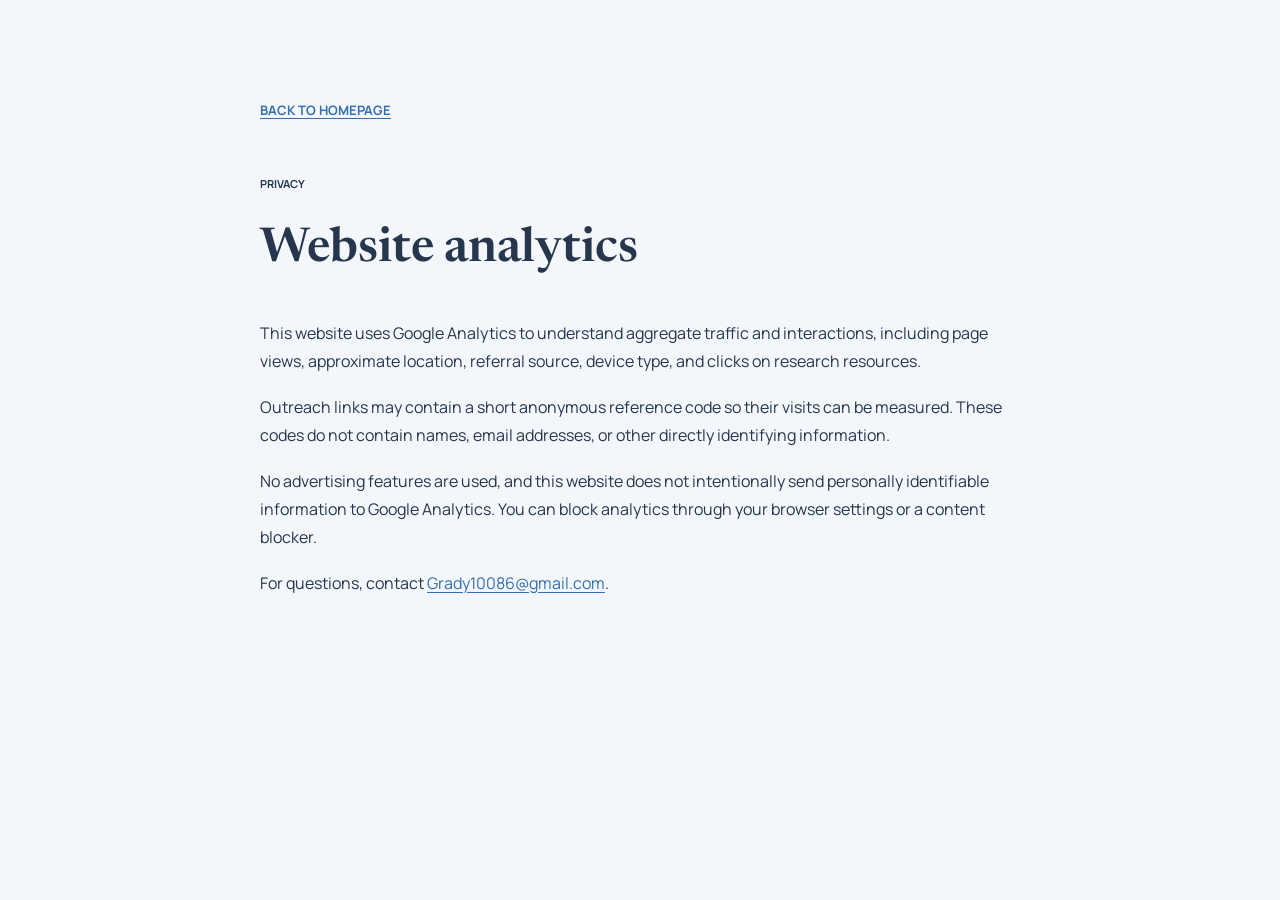
<file: privacy.html>
<!doctype html>
<html lang="en">
<head>
  <meta charset="utf-8">
  <meta name="viewport" content="width=device-width, initial-scale=1">
  <meta name="theme-color" content="#F4F9FF">
  <meta name="robots" content="noindex">
  <title>Privacy | Tianjun Gu</title>
  <link rel="icon" href="assets/xiaogu-icon.png" type="image/png">
  <link rel="preconnect" href="https://fonts.googleapis.com">
  <link rel="preconnect" href="https://fonts.gstatic.com" crossorigin>
  <link href="https://fonts.googleapis.com/css2?family=Manrope:wght@400;500;600;700&amp;family=Newsreader:opsz,wght@6..72,500;6..72,600&amp;display=swap" rel="stylesheet">
  <link rel="stylesheet" href="style.css">
</head>
<body>
  <main class="privacy-page shell">
    <a class="privacy-back" href="index.html">Back to homepage</a>
    <p class="section-index">Privacy</p>
    <h1>Website analytics</h1>
    <p>This website uses Google Analytics to understand aggregate traffic and interactions, including page views, approximate location, referral source, device type, and clicks on research resources.</p>
    <p>Outreach links may contain a short anonymous reference code so their visits can be measured. These codes do not contain names, email addresses, or other directly identifying information.</p>
    <p>No advertising features are used, and this website does not intentionally send personally identifiable information to Google Analytics. You can block analytics through your browser settings or a content blocker.</p>
    <p>For questions, contact <a href="mailto:Grady10086@gmail.com">Grady10086@gmail.com</a>.</p>
  </main>
</body>
</html>
</file>
<file: blog/blog.css>
:root {
  color-scheme: light;
  --paper: #f8f5f0;
  --ink: #202c34;
  --muted: #53616b;
  --accent: #34596d;
  --rule: #d5d4cb;
  --wash: #e9edf0;
  --read: 880px;
  --wide: 1090px;
  font-family: -apple-system, BlinkMacSystemFont, "PingFang SC", "Microsoft YaHei", "Noto Sans CJK SC", sans-serif;
  scroll-padding-top: 24px;
}
*, *::before, *::after { box-sizing: border-box; }
body { margin: 0; background: var(--paper); color: var(--ink); }
a { color: var(--accent); text-underline-offset: .22em; }
a:hover { color: var(--ink); }
a:focus-visible { outline: 2px solid var(--accent); outline-offset: 4px; border-radius: 2px; }
.reading { width: min(var(--read), calc(100% - 44px)); margin-inline: auto; }
.masthead, .footer {
  width: min(var(--wide), calc(100% - 44px));
  margin-inline: auto;
  display: flex;
  justify-content: space-between;
  align-items: center;
  gap: 16px;
  padding-block: 22px;
  font-size: .88rem;
}
.masthead { border-bottom: 1px solid var(--rule); }
.masthead nav { display: flex; gap: 20px; }
.masthead a, .footer a { color: var(--muted); text-decoration: none; }
.masthead .brand { color: var(--ink); font-weight: 650; letter-spacing: .02em; }
.masthead a:hover, .footer a:hover { text-decoration: underline; }
.skip { position: absolute; inset: 6px auto auto 6px; padding: 10px; background: var(--paper); transform: translateY(-150%); }
.skip:focus { transform: none; }
.article-header { padding: clamp(47px, 6.2vw, 80px) 0 24px; }
.eyebrow { display: flex; align-items: center; gap: 9px; font-size: .8rem; font-weight: 650; letter-spacing: .08em; color: var(--accent); margin: 0 0 15px; }
.eyebrow span { height: 3px; width: 3px; border-radius: 50%; background: currentColor; }
h1, h2, blockquote { font-family: Georgia, "Songti SC", "Noto Serif CJK SC", "Noto Serif SC", SimSun, serif; }
h1 { margin: 0; font-size: clamp(1.91rem, 5.6vw, 3.8rem); font-weight: 700; line-height: 1.16; letter-spacing: -.035em; }
/* Size the title against the same column used by the text and figures. */
.article-header { container-type: inline-size; }
.article-header h1 { font-size: min(3.8rem, 7cqi); white-space: nowrap; }
.article-header:lang(en) h1 { font-size: min(2.75rem, 4.22cqi); }
.deck { margin: 22px 0; font-size: clamp(1.04rem, 2vw, 1.24rem); color: var(--muted); line-height: 1.7; text-wrap: balance; }
.byline { display: flex; align-items: center; flex-wrap: wrap; gap: 12px 20px; margin: 0; color: var(--muted); font-size: .87rem; }
.byline a { color: var(--ink); text-decoration: none; font-weight: 600; }
.toc { display: flex; flex-wrap: wrap; gap: 9px 17px; padding: 15px 0; border-block: 1px solid var(--rule); font-size: .81rem; }
.toc a { text-decoration: none; }
.toc a:hover { text-decoration: underline; }
.prose { width: min(var(--read), calc(100% - 44px)); margin: 31px auto 0; }
.prose p, .prose h2, .prose blockquote, .prose ol {
  width: min(var(--read), 100%); margin-inline: auto;
}
.prose p { font-size: clamp(1rem, 1.72vw, 1.12rem); line-height: 1.98; margin-block: 0 1.15em; overflow-wrap: anywhere; }
.prose strong { font-weight: 690; }
.prose section { margin-top: clamp(44px, 7vw, 82px); }
.prose h2 { margin-block: 0 19px; font-size: clamp(1.55rem, 3.3vw, 2.28rem); line-height: 1.3; }
.prose h2 span { display: inline-block; margin-right: .65em; vertical-align: .23em; color: var(--accent); font: 650 .43em/1 system-ui, sans-serif; letter-spacing: .05em; }
.prose blockquote {
  margin-block: 32px 0; padding: 10px 0 10px clamp(15px, 3vw, 27px);
  border-left: 2px solid #70889a; color: #2b4858;
  font-size: clamp(1.22rem, 2.5vw, 1.75rem); line-height: 1.52;
}
.wide { margin: clamp(20px, 3vw, 35px) 0; }
.wide img, .entry img { width: 100%; height: auto; display: block; border: 1px solid var(--rule); border-radius: 3px; background: var(--wash); }
figcaption { margin: 9px auto 0; max-width: var(--read); width: 100%; color: var(--muted); font-size: .8rem; line-height: 1.6; }
.figure-credit { font-size: .65rem; margin-inline-start: .65em; white-space: nowrap; }
figcaption span { color: var(--accent); font-weight: 650; margin-right: .42em; }
.cite { font-size: .68em; margin-left: .22em; line-height: 0; color: var(--accent); white-space: nowrap; }
.cite a { text-decoration: none; padding-inline: .1em; }
.cite a:hover { text-decoration: underline; }
.references { border-top: 1px solid var(--rule); padding: 28px 0 36px; }
.references h2 { font-size: 1.55rem; }
.references ol { padding-left: 1.6em; font-size: .88rem; line-height: 1.62; }
.references li { padding-left: .35em; margin-block: .55em; overflow-wrap: anywhere; }
.references li span { color: var(--muted); }
.references .own-work {
  display: inline-block;
  padding: 0 .45em;
  margin-inline-end: .25em;
  border: 1px solid var(--rule);
  border-radius: .25em;
  background: var(--wash);
  color: var(--accent);
  font-size: .8em;
  font-weight: 650;
  white-space: nowrap;
}
.references li:target { background: var(--wash); }
.footer { border-top: 1px solid var(--rule); }
.blog-index { min-height: 69vh; padding: clamp(55px, 8vw, 90px) 0 58px; }
.entry { margin-top: 35px; }
.entry-link { display: block; color: inherit; text-decoration: none; }
.entry-link:hover h2 { text-decoration: underline; text-underline-offset: .16em; }
.entry .eyebrow { margin-top: 20px; }
.entry { container-type: inline-size; }
.entry h2 { font-size: min(2.25rem, 7cqi); margin: 0; line-height: 1.25; white-space: nowrap; }
.entry h2:lang(en) { font-size: min(2.25rem, 3.7cqi); }
.entry-more { display: inline-block; margin-top: 3px; color: var(--accent); font-size: .88rem; }
@media (max-width: 480px) {
  .reading, .prose, .masthead, .footer { width: calc(100% - 32px); }
  .masthead, .footer { padding-block: 17px; }
  .masthead nav { gap: 13px; }
  .toc { gap: 8px 13px; }
}
</file>
<file: style.css>
:root {
  --paper: #EAF2F8;
  --white: #FFFFFF;
  --ink: #26364D;
  --marina: #356FAE;
  --sky: #86B4CE;
  --line: #BDCBD8;
  --maui: #2F778A;
  --muted: #5E6F82;
  --soft-line: rgba(161, 179, 196, 0.45);
  --canvas: #F3F7FB;
  --surface: #FBFDFF;
  --surface-raised: #FFFFFF;
  --header-bg: rgba(243, 247, 251, 0.94);
  --nav-panel: rgba(243, 247, 251, 0.99);
  --inverse-bg: #2A3244;
  --inverse-text: #FFFFFF;
  --inverse-muted: rgba(255, 255, 255, 0.72);
  --shadow: rgba(38, 54, 77, 0.09);
  --shell: 1140px;
  --nav-height: 72px;
}

:root[data-theme="dark"] {
  color-scheme: dark;
  --paper: #181B22;
  --ink: #F4F9FF;
  --marina: #8ABAD3;
  --sky: #5085C3;
  --line: #454B55;
  --maui: #68B1C2;
  --muted: #ADB5C2;
  --soft-line: rgba(197, 198, 199, 0.22);
  --canvas: #0E1015;
  --surface: #14171E;
  --surface-raised: #191D25;
  --header-bg: rgba(14, 16, 21, 0.94);
  --nav-panel: rgba(14, 16, 21, 0.99);
  --inverse-bg: #080A0E;
  --inverse-text: #F4F9FF;
  --inverse-muted: rgba(244, 249, 255, 0.7);
  --shadow: rgba(0, 0, 0, 0.24);
}

*,
*::before,
*::after {
  box-sizing: border-box;
  letter-spacing: 0;
}

html {
  scroll-behavior: smooth;
  scroll-padding-top: calc(var(--nav-height) + 24px);
}

body {
  margin: 0;
  color: var(--ink);
  background: var(--canvas);
  font-family: "Manrope", system-ui, -apple-system, BlinkMacSystemFont, "Segoe UI", sans-serif;
  font-size: 16px;
  line-height: 1.66;
  -webkit-font-smoothing: antialiased;
  transition: color 180ms ease, background-color 180ms ease;
}

body.nav-open {
  overflow: hidden;
}

.ambient-field {
  position: fixed;
  z-index: 0;
  inset: 0;
  width: 100vw;
  height: 100vh;
  opacity: 0.52;
  pointer-events: none;
  transition: opacity 180ms ease;
}

:root[data-theme="dark"] .ambient-field {
  opacity: 0.68;
}

main,
.site-footer {
  position: relative;
  z-index: 1;
}

img {
  display: block;
  max-width: 100%;
}

a {
  color: inherit;
}

button,
a {
  -webkit-tap-highlight-color: transparent;
}

button {
  color: inherit;
  font: inherit;
}

button:focus-visible,
a:focus-visible {
  outline: 3px solid rgba(82, 162, 180, 0.3);
  outline-offset: 4px;
}

.shell {
  width: min(calc(100% - 48px), var(--shell));
  margin-inline: auto;
}

.skip-link {
  position: fixed;
  z-index: 1000;
  top: 12px;
  left: 12px;
  padding: 9px 13px;
  color: var(--inverse-text);
  background: var(--inverse-bg);
  border-radius: 4px;
  transform: translateY(-150%);
  transition: transform 150ms ease;
}

.skip-link:focus {
  transform: translateY(0);
}

.site-header {
  position: sticky;
  z-index: 100;
  top: 0;
  height: var(--nav-height);
  background: var(--header-bg);
  border-bottom: 1px solid transparent;
  backdrop-filter: blur(16px);
  transition: border-color 160ms ease, box-shadow 160ms ease;
}

.site-header.is-scrolled {
  border-color: var(--soft-line);
  box-shadow: 0 6px 20px var(--shadow);
}

.page-progress {
  position: absolute;
  right: 0;
  bottom: -1px;
  left: 0;
  height: 2px;
  overflow: hidden;
  pointer-events: none;
}

.page-progress i {
  display: block;
  width: 100%;
  height: 100%;
  background: var(--maui);
  transform: scaleX(var(--page-progress, 0));
  transform-origin: left;
  transition: transform 90ms linear;
}

.nav {
  display: flex;
  height: 100%;
  align-items: center;
  justify-content: space-between;
}

.wordmark {
  display: inline-flex;
  align-items: center;
  gap: 11px;
  font-weight: 700;
  text-decoration: none;
}

.wordmark-mark {
  display: block;
  width: 36px;
  height: 36px;
  flex: 0 0 auto;
  overflow: hidden;
  border-radius: 8px;
}

.wordmark-mark img {
  transition: transform 280ms cubic-bezier(0.22, 1, 0.36, 1), filter 280ms ease;
}

body.companion-active .wordmark-mark img {
  filter: saturate(1.08);
  transform: translateY(-2px) rotate(-3deg) scale(1.06);
}

.wordmark-mark img {
  width: 100%;
  height: 100%;
  object-fit: contain;
}

.wordmark-name {
  font-size: 14px;
}

.nav-links {
  display: flex;
  align-items: center;
  gap: 25px;
}

.nav-links a {
  position: relative;
  display: inline-flex;
  align-items: center;
  gap: 5px;
  color: var(--muted);
  font-size: 12px;
  font-weight: 600;
  text-decoration: none;
  min-height: 44px;
}

.nav-links a::after {
  position: absolute;
  right: 0;
  bottom: -7px;
  left: 0;
  height: 2px;
  content: "";
  background: var(--maui);
  transform: scaleX(0);
  transform-origin: left;
  transition: transform 150ms ease;
}

.nav-links a:hover,
.nav-links a[aria-current] {
  color: var(--ink);
}

.nav-links a:hover::after,
.nav-links a[aria-current]::after {
  transform: scaleX(1);
}

.nav-links .nav-cv {
  color: var(--marina);
}

.nav-links svg {
  width: 14px;
  height: 14px;
}

.theme-toggle.icon-button {
  width: 34px;
  height: 34px;
  margin-left: 2px;
  border-color: var(--soft-line);
}

.theme-toggle:hover {
  color: var(--marina);
  background: var(--paper);
}

.icon-button {
  display: inline-grid;
  width: 40px;
  height: 40px;
  padding: 0;
  place-items: center;
  color: var(--ink);
  background: transparent;
  border: 1px solid var(--soft-line);
  border-radius: 50%;
  cursor: pointer;
}

.icon-button svg {
  width: 18px;
  height: 18px;
  stroke-width: 1.8;
}

.nav-toggle.icon-button {
  display: none;
}

.profile {
  display: grid;
  min-height: auto;
  padding-top: 78px;
  padding-bottom: 56px;
  align-content: start;
  grid-template-columns: 220px minmax(0, 1fr);
  column-gap: clamp(52px, 7vw, 92px);
}

.profile-rail {
  min-width: 0;
}

.profile-content {
  min-width: 0;
}

.profile-photo {
  position: relative;
  width: 220px;
  height: 286px;
  margin: 0;
  align-self: start;
  overflow: hidden;
  background: var(--paper);
  border: 1px solid var(--soft-line);
  border-radius: 4px;
}

.profile-photo::after {
  position: absolute;
  z-index: 2;
  right: 0;
  bottom: 0;
  left: 0;
  height: 3px;
  content: "";
  background: var(--maui);
  transform: scaleX(var(--cycle-progress, 0.333));
  transform-origin: left;
  transition: transform 420ms cubic-bezier(0.22, 1, 0.36, 1);
}

.profile-photo img {
  position: absolute;
  z-index: 1;
  inset: 0;
  width: 100%;
  height: 100%;
  object-fit: cover;
  transition: opacity 280ms ease, transform 520ms cubic-bezier(0.22, 1, 0.36, 1), object-position 520ms cubic-bezier(0.22, 1, 0.36, 1);
  will-change: opacity, transform;
}

.profile-photo-day {
  opacity: 1;
  object-position: 58% 32%;
}

.profile-photo-night {
  opacity: 0;
  object-position: 49% 42%;
  transform: scale(1.18);
}

:root[data-theme="dark"] .profile-photo-day {
  opacity: 0;
}

:root[data-theme="dark"] .profile-photo-night {
  opacity: 1;
}

.profile[data-cycle-active="revise"] .profile-photo-day {
  object-position: 56% 36%;
  transform: scale(1.025);
}

.profile[data-cycle-active="evolve"] .profile-photo-day {
  object-position: 60% 30%;
  transform: scale(1.04);
}

.profile[data-cycle-active="revise"] .profile-photo-night {
  object-position: 48% 44%;
  transform: scale(1.2);
}

.profile[data-cycle-active="evolve"] .profile-photo-night {
  object-position: 51% 40%;
  transform: scale(1.22);
}

.eyebrow,
.section-index,
.aside-label,
.venue {
  margin: 0;
  color: var(--maui);
  font-size: 11px;
  font-weight: 700;
  line-height: 1.4;
  text-transform: uppercase;
}

.profile h1 {
  margin: 13px 0 16px;
  font-family: "Newsreader", Georgia, serif;
  font-size: 58px;
  font-weight: 600;
  line-height: 1;
}

.profile h1 span {
  color: var(--marina);
}

.profile-lead {
  max-width: 720px;
  margin: 0;
  font-family: "Newsreader", Georgia, serif;
  font-size: 28px;
  font-weight: 500;
  line-height: 1.28;
}

.hero-cycle {
  display: grid;
  max-width: 690px;
  margin-top: 30px;
  align-items: center;
  grid-template-columns: auto minmax(24px, 1fr) auto minmax(24px, 1fr) auto;
  gap: 12px;
}

.hero-cycle > i {
  position: relative;
  height: 1px;
  overflow: hidden;
  background: var(--soft-line);
}

.hero-cycle > i::after {
  position: absolute;
  inset: 0;
  content: "";
  background: var(--maui);
  transform: scaleX(0);
  transform-origin: left;
  transition: transform 320ms cubic-bezier(0.22, 1, 0.36, 1);
}

.hero-cycle > i.is-cycle-complete::after {
  transform: scaleX(1);
}

.hero-cycle a {
  display: grid;
  min-height: 44px;
  align-content: center;
  color: var(--muted);
  text-decoration: none;
  grid-template-columns: 22px auto;
  column-gap: 7px;
}

.hero-cycle a span {
  grid-row: 1 / span 2;
  color: var(--muted);
  font-size: 9px;
  font-weight: 700;
  transition: color 180ms ease;
}

.hero-cycle a strong {
  color: var(--ink);
  font-size: 12px;
  line-height: 1.2;
  transition: color 180ms ease, transform 220ms ease;
}

.hero-cycle a small {
  margin-top: 2px;
  font-size: 9px;
  line-height: 1.2;
}

.hero-cycle a:hover span,
.hero-cycle a:focus-visible span,
.hero-cycle a.is-cycle-active span,
.hero-cycle a:hover strong,
.hero-cycle a:focus-visible strong,
.hero-cycle a.is-cycle-active strong {
  color: var(--maui);
}

.hero-cycle a:hover strong,
.hero-cycle a:focus-visible strong {
  transform: translateX(2px);
}

.profile-bio {
  width: 100%;
  max-width: 780px;
  margin-top: 30px;
  color: var(--muted);
  font-size: 15px;
  line-height: 1.75;
}

.profile-bio p {
  margin: 0 0 10px;
}

.profile-bio strong {
  color: var(--ink);
  font-weight: 600;
}

.profile-bio a {
  color: var(--ink);
  font-weight: 600;
  text-decoration-color: rgba(80, 133, 195, 0.5);
  text-decoration-thickness: 1px;
  text-underline-offset: 3px;
}

.profile-bio a:hover {
  color: var(--marina);
  text-decoration-color: currentColor;
}

.profile-links {
  display: grid;
  margin-top: 14px;
  border-top: 1px solid var(--line);
  border-bottom: 1px solid var(--line);
  grid-template-columns: repeat(2, minmax(0, 1fr));
}

.profile-links a {
  display: inline-flex;
  align-items: center;
  min-height: 38px;
  gap: 7px;
  color: var(--marina);
  font-size: 11px;
  font-weight: 700;
  text-decoration: none;
}

.profile-links a:hover {
  color: var(--maui);
}

.profile-links svg {
  width: 15px;
  height: 15px;
  stroke-width: 1.8;
}

.profile-affiliations {
  margin-top: 26px;
}

.profile-affiliations > div {
  padding: 12px 0 11px;
  border-bottom: 1px solid var(--soft-line);
}

.profile-affiliations strong {
  display: block;
  color: var(--ink);
  font-size: 11px;
  font-weight: 600;
  line-height: 1.35;
}

.profile-affiliations span {
  display: block;
  margin-top: 3px;
  color: var(--muted);
  font-size: 10px;
  line-height: 1.4;
}

.availability {
  display: flex;
  margin-top: 24px;
  padding: 17px 0 0;
  align-items: flex-start;
  gap: 9px;
  color: var(--muted);
  border-top: 1px solid var(--line);
  font-size: 12px;
  font-weight: 600;
}

.availability span {
  width: 7px;
  height: 7px;
  margin-top: 5px;
  background: var(--maui);
  border-radius: 50%;
  box-shadow: 0 0 0 4px rgba(82, 162, 180, 0.12);
  flex: 0 0 auto;
}

.research-focus {
  display: grid;
  padding-top: 64px;
  padding-bottom: 82px;
  border-top: 1px solid var(--soft-line);
  grid-template-columns: 0.82fr 2.18fr;
  gap: 68px;
}

.focus-intro {
  position: sticky;
  top: calc(var(--nav-height) + 44px);
  align-self: start;
}

.focus-intro h2 {
  max-width: 360px;
  margin: 10px 0 0;
  font-family: "Newsreader", Georgia, serif;
  font-size: 34px;
  font-weight: 600;
  line-height: 1.17;
}

.focus-mode {
  display: flex;
  margin: 20px 0 0;
  align-items: center;
  gap: 10px;
  color: var(--muted);
  font-size: 9px;
  font-weight: 700;
  text-transform: uppercase;
}

.focus-mode::before {
  width: 22px;
  height: 1px;
  content: "";
  background: var(--soft-line);
}

.focus-mode strong {
  min-width: 48px;
  color: var(--maui);
  font-weight: 700;
  transition: opacity 160ms ease, transform 200ms ease;
}

.focus-mode strong.is-changing {
  opacity: 0;
  transform: translateY(4px);
}

.focus-statement {
  max-width: 350px;
  margin: 18px 0 0;
  color: var(--muted);
  font-size: 13px;
  line-height: 1.7;
}

.focus-grid {
  position: relative;
  display: grid;
  padding-left: 36px;
  border-top: 1px solid var(--line);
  --focus-progress: 33.333%;
}

.focus-grid article {
  position: relative;
  display: grid;
  min-height: 142px;
  padding: 26px 0 27px;
  align-content: center;
  border-bottom: 1px solid var(--soft-line);
  grid-template-columns: 44px minmax(0, 1fr);
  transition: opacity 260ms ease, transform 320ms ease;
}

.focus-grid::before,
.focus-grid::after {
  position: absolute;
  top: 0;
  bottom: 0;
  left: 0;
  width: 2px;
  content: "";
  background: var(--soft-line);
}

.focus-grid::after {
  bottom: auto;
  height: var(--focus-progress);
  background: var(--maui);
  transition: height 360ms cubic-bezier(0.22, 1, 0.36, 1);
}

.focus-grid.has-scroll-focus article {
  opacity: 0.68;
  transform: translateX(-8px);
}

.focus-grid.has-scroll-focus article.is-scroll-active {
  opacity: 1;
  transform: translateX(0);
}

.focus-grid span {
  grid-row: 1 / span 2;
  color: var(--maui);
  font-size: 10px;
  font-weight: 700;
}

.focus-grid h3 {
  margin: 0 0 8px;
  font-family: "Newsreader", Georgia, serif;
  font-size: 23px;
  font-weight: 600;
  line-height: 1.2;
}

.focus-grid h3 small {
  color: var(--maui);
  font-family: "Manrope", system-ui, sans-serif;
  font-size: 9px;
  font-weight: 700;
  text-transform: uppercase;
}

.focus-grid h3 i {
  margin: 0 7px;
  color: var(--sky);
  font-family: "Manrope", system-ui, sans-serif;
  font-size: 15px;
  font-style: normal;
  font-weight: 500;
}

.focus-grid p {
  max-width: 610px;
  margin: 0;
  color: var(--muted);
  font-size: 13px;
  line-height: 1.65;
}

.focus-evidence {
  display: flex;
  margin-top: 13px;
  align-items: center;
  gap: 12px;
  flex-wrap: wrap;
}

.focus-evidence span {
  color: var(--muted);
  font-size: 9px;
  font-weight: 700;
  text-transform: uppercase;
}

.focus-evidence a {
  color: var(--marina);
  font-size: 11px;
  font-weight: 700;
  text-decoration: none;
}

.focus-evidence a::after {
  display: inline-block;
  margin-left: 4px;
  content: "\2193";
  transition: transform 180ms ease;
}

.focus-evidence a:hover {
  color: var(--maui);
}

.focus-evidence a:hover::after {
  transform: translateY(2px);
}

.section {
  padding-top: 86px;
  padding-bottom: 86px;
  border-top: 1px solid var(--soft-line);
}

.section-news,
.section-experience {
  background: color-mix(in srgb, var(--paper) 96%, transparent);
}

.section-tools {
  background: color-mix(in srgb, var(--surface) 96%, transparent);
}

.tool-feature {
  display: grid;
  padding: 22px 0;
  align-items: center;
  border-top: 1px solid var(--line);
  border-bottom: 1px solid var(--line);
  grid-template-columns: minmax(0, 1.35fr) minmax(300px, 0.65fr);
  gap: 52px;
}

.tool-preview {
  position: relative;
  display: block;
  min-width: 0;
  overflow: hidden;
  background: #191321;
  border: 1px solid var(--soft-line);
  border-radius: 6px;
  box-shadow: 0 16px 34px var(--shadow);
}

.tool-preview::after {
  position: absolute;
  inset: 0;
  content: "";
  background: linear-gradient(to top, rgba(14, 10, 19, 0.58), transparent 32%);
  pointer-events: none;
}

.tool-preview img {
  width: 100%;
  height: 470px;
  aspect-ratio: 1.55 / 1;
  object-fit: cover;
  object-position: center top;
  transition: transform 520ms cubic-bezier(0.22, 1, 0.36, 1);
}

.tool-preview > span {
  position: absolute;
  z-index: 1;
  right: 18px;
  bottom: 15px;
  display: inline-flex;
  align-items: center;
  gap: 7px;
  color: #FFFFFF;
  font-size: 10px;
  font-weight: 700;
}

.tool-preview svg,
.tool-links svg {
  width: 14px;
  height: 14px;
}

.tool-preview:hover img,
.tool-preview:focus-visible img {
  transform: scale(1.018);
}

.tool-body {
  min-width: 0;
}

.tool-meta {
  display: flex;
  margin: 0 0 18px;
  align-items: center;
  gap: 18px;
  color: var(--maui);
  font-size: 9px;
  font-weight: 700;
  text-transform: uppercase;
}

.tool-meta span + span::before {
  display: inline-block;
  width: 4px;
  height: 4px;
  margin-right: 18px;
  background: var(--sky);
  border-radius: 50%;
  content: "";
  vertical-align: 1px;
}

.tool-body h3 {
  margin: 0;
  font-family: "Newsreader", Georgia, serif;
  font-size: 46px;
  font-weight: 600;
  line-height: 1;
}

.tool-tagline {
  margin: 14px 0 18px;
  color: var(--marina);
  font-family: "Newsreader", Georgia, serif;
  font-size: 21px;
  font-weight: 600;
  line-height: 1.28;
}

.tool-body > p:not(.tool-meta):not(.tool-tagline) {
  margin: 0;
  color: var(--muted);
  font-size: 12px;
  line-height: 1.75;
}

.tool-capabilities {
  display: flex;
  margin: 22px 0 0;
  padding: 14px 0;
  gap: 0;
  border-top: 1px solid var(--soft-line);
  border-bottom: 1px solid var(--soft-line);
  list-style: none;
}

.tool-capabilities li {
  padding: 0 13px;
  color: var(--muted);
  border-left: 1px solid var(--soft-line);
  font-size: 9px;
  font-weight: 700;
  line-height: 1.35;
  text-transform: uppercase;
}

.tool-capabilities li:first-child {
  padding-left: 0;
  border-left: 0;
}

.tool-capabilities li:last-child {
  padding-right: 0;
}

.tool-links {
  display: flex;
  margin-top: 21px;
  align-items: center;
  gap: 22px;
}

.tool-links a {
  display: inline-flex;
  align-items: center;
  gap: 6px;
  color: var(--marina);
  font-size: 11px;
  font-weight: 700;
  text-decoration: none;
}

.tool-links a:hover {
  color: var(--maui);
}

.news-layout {
  display: grid;
  grid-template-columns: 240px minmax(0, 1fr);
  gap: 70px;
}

.section-title h2,
.section-heading h2,
.contact h2 {
  margin: 9px 0 0;
  font-family: "Newsreader", Georgia, serif;
  font-size: 38px;
  font-weight: 600;
  line-height: 1.15;
}

.news-list {
  margin: 0;
  padding: 0;
  border-top: 1px solid var(--line);
  list-style: none;
}

.news-list li {
  position: relative;
  display: grid;
  padding: 16px 0;
  border-bottom: 1px solid var(--soft-line);
  grid-template-columns: 62px 76px minmax(0, 1fr);
  gap: 16px;
}

.news-list li.news-featured::before {
  position: absolute;
  top: 13px;
  bottom: 13px;
  left: -14px;
  width: 2px;
  content: "";
  background: var(--maui);
}

.news-list time {
  color: var(--maui);
  font-size: 10px;
  font-weight: 700;
}

.news-list p {
  margin: 0;
  color: var(--muted);
  font-size: 13px;
}

.news-list li.news-featured p {
  color: var(--ink);
  font-weight: 500;
}

.news-category {
  align-self: start;
  font-size: 9px;
  font-weight: 700;
  line-height: 1.55;
  text-transform: uppercase;
}

.news-category.is-publication {
  color: var(--marina);
}

.news-category.is-research {
  color: var(--maui);
}

.news-category.is-experience {
  color: var(--muted);
}

.news-list a {
  color: var(--marina);
  font-weight: 600;
  text-decoration: none;
}

.news-feed {
  min-width: 0;
}

.news-feed:not(.is-expanded) .news-list li:nth-child(n + 6) {
  display: none;
}

.news-toggle {
  display: inline-flex;
  min-height: 38px;
  margin-top: 15px;
  padding: 0;
  align-items: center;
  gap: 7px;
  color: var(--marina);
  background: transparent;
  border: 0;
  cursor: pointer;
  font: inherit;
  font-size: 11px;
  font-weight: 700;
}

.news-toggle:hover {
  color: var(--maui);
}

.news-toggle svg {
  width: 14px;
  height: 14px;
  transition: transform 200ms ease;
}

.news-feed.is-expanded .news-toggle svg {
  transform: rotate(180deg);
}

.section-heading {
  display: grid;
  margin-bottom: 42px;
  grid-template-columns: minmax(0, 1fr) 390px;
  gap: 60px;
  align-items: end;
}

.section-heading > p {
  margin: 0;
  color: var(--muted);
  font-size: 13px;
}

.publication-progress {
  display: flex;
  width: 124px;
  margin-top: 20px;
  align-items: center;
  gap: 10px;
  color: var(--muted);
  font-size: 10px;
  font-weight: 700;
  font-variant-numeric: tabular-nums;
}

.publication-progress span:first-child {
  color: var(--marina);
}

.publication-progress i {
  position: relative;
  height: 1px;
  background: var(--soft-line);
  flex: 1;
}

.publication-progress i::after {
  position: absolute;
  inset: -1px auto -1px 0;
  width: var(--publication-progress, 25%);
  content: "";
  background: var(--maui);
  transition: width 360ms cubic-bezier(0.22, 1, 0.36, 1);
}

.publication-atlas {
  display: grid;
  margin-bottom: 36px;
  padding: 26px 0 28px;
  align-items: start;
  border-top: 1px solid var(--line);
  border-bottom: 1px solid var(--line);
  grid-template-columns: 0.72fr 1.28fr;
  gap: 72px;
}

.atlas-intro h3 {
  max-width: 340px;
  margin: 10px 0 0;
  font-family: "Newsreader", Georgia, serif;
  font-size: 24px;
  font-weight: 600;
  line-height: 1.25;
}

.atlas-matrix {
  min-width: 0;
}

.atlas-axis,
.atlas-row {
  display: grid;
  grid-template-columns: minmax(150px, 1.4fr) repeat(3, minmax(54px, 0.55fr));
}

.atlas-axis {
  min-height: 26px;
  align-items: start;
  color: var(--muted);
  font-size: 8px;
  font-weight: 700;
  text-transform: uppercase;
}

.atlas-axis span:not(:first-child) {
  text-align: center;
}

.atlas-row {
  min-height: 42px;
  align-items: center;
  color: var(--muted);
  border-top: 1px solid var(--soft-line);
  text-decoration: none;
  transition: color 180ms ease, transform 220ms ease;
}

.atlas-row:last-child {
  border-bottom: 1px solid var(--soft-line);
}

.atlas-name {
  display: flex;
  align-items: center;
  gap: 10px;
  font-size: 11px;
  font-weight: 700;
}

.atlas-name small {
  color: var(--muted);
  font-size: 8px;
  font-variant-numeric: tabular-nums;
  opacity: 0.72;
}

.atlas-cell {
  position: relative;
  display: grid;
  height: 100%;
  place-items: center;
}

.atlas-cell::before {
  position: absolute;
  right: 0;
  left: 0;
  height: 1px;
  content: "";
  background: var(--soft-line);
}

.atlas-cell i {
  position: relative;
  z-index: 1;
  width: 6px;
  height: 6px;
  background: var(--canvas);
  border: 1px solid var(--line);
  transform: rotate(45deg);
  transition: background-color 180ms ease, border-color 180ms ease, transform 220ms ease;
}

.atlas-cell.is-covered i {
  background: var(--maui);
  border-color: var(--maui);
}

.atlas-row:hover,
.atlas-row:focus-visible,
.atlas-row.is-atlas-active {
  color: var(--ink);
  transform: translateX(4px);
}

.atlas-row:hover .atlas-name small,
.atlas-row:focus-visible .atlas-name small,
.atlas-row.is-atlas-active .atlas-name small {
  color: var(--maui);
  opacity: 1;
}

.atlas-row:hover .atlas-cell.is-covered i,
.atlas-row:focus-visible .atlas-cell.is-covered i,
.atlas-row.is-atlas-active .atlas-cell.is-covered i {
  transform: rotate(45deg) scale(1.45);
}

.publication-list {
  border-top: 1px solid var(--line);
}

.featured-publications {
  display: grid;
  border-top: 0;
  gap: 14px;
}

.publication {
  position: relative;
  display: grid;
  padding: 24px;
  align-items: center;
  background: var(--surface);
  border: 1px solid var(--soft-line);
  border-radius: 8px;
  grid-template-columns: minmax(300px, 360px) minmax(0, 1fr);
  gap: 36px;
  transition: opacity 260ms ease, transform 320ms ease, background-color 180ms ease, border-color 180ms ease, box-shadow 240ms ease;
}

.publication::before {
  position: absolute;
  top: 25px;
  bottom: 25px;
  left: -1px;
  width: 2px;
  content: "";
  background: var(--maui);
  opacity: 0;
  transform: scaleY(0.35);
  transform-origin: center;
  transition: opacity 220ms ease, transform 320ms cubic-bezier(0.22, 1, 0.36, 1);
}

.paper-index {
  position: absolute;
  top: 18px;
  right: 20px;
  color: var(--muted);
  font-size: 9px;
  font-weight: 700;
  font-variant-numeric: tabular-nums;
  opacity: 0.7;
  transition: color 180ms ease, opacity 180ms ease;
}

.featured-publications.has-scroll-focus .publication {
  opacity: 0.82;
  transform: translateY(5px);
}

.featured-publications.has-scroll-focus .publication.is-scroll-active {
  opacity: 1;
  background: var(--surface-raised);
  border-color: rgba(82, 162, 180, 0.46);
  box-shadow: 0 14px 34px var(--shadow);
  transform: translateY(0);
}

.publication:hover {
  background: var(--surface-raised);
  border-color: rgba(82, 162, 180, 0.46);
  transform: translateY(-2px);
}

.featured-publications.has-scroll-focus .publication.is-scroll-active::before {
  opacity: 1;
  transform: scaleY(1);
}

.featured-publications.has-scroll-focus .publication.is-scroll-active .paper-index,
.publication:hover .paper-index {
  color: var(--maui);
  opacity: 1;
}

.publication-thumb {
  display: grid;
  position: relative;
  width: 100%;
  height: auto;
  aspect-ratio: 16 / 9;
  overflow: hidden;
  place-items: center;
  background: var(--surface);
  border: 1px solid var(--soft-line);
  border-radius: 5px;
}

.publication-dual {
  aspect-ratio: 16 / 9;
  cursor: pointer;
  isolation: isolate;
}

.publication-dual:focus-visible {
  border-color: var(--maui);
  box-shadow: 0 0 0 3px rgba(82, 162, 180, 0.2);
  outline: none;
}

.publication-thumb img {
  width: 100%;
  height: 100%;
  object-fit: contain;
  transform: scale(1);
  transition: opacity 420ms cubic-bezier(0.22, 1, 0.36, 1), transform 520ms cubic-bezier(0.22, 1, 0.36, 1);
}

.media-stage {
  position: relative;
  width: 100%;
  aspect-ratio: 16 / 9;
  overflow: hidden;
  background: var(--surface);
}

.publication-dual .media-stage img {
  position: absolute;
  inset: 0;
}

.publication-dual .media-primary {
  opacity: 1;
  z-index: 1;
}

.publication-dual .media-secondary {
  opacity: 0;
  z-index: 2;
}

.publication-dual.is-secondary .media-primary {
  opacity: 0;
}

.publication-dual.is-secondary .media-secondary {
  opacity: 1;
}

.media-cycle {
  position: absolute;
  right: 8px;
  bottom: 8px;
  display: inline-flex;
  min-width: 58px;
  min-height: 30px;
  padding: 0 8px 0 10px;
  align-items: center;
  justify-content: center;
  gap: 6px;
  color: #f4f9ff;
  background: rgba(42, 50, 68, 0.82);
  border: 1px solid rgba(244, 249, 255, 0.34);
  border-radius: 4px;
  box-shadow: 0 5px 16px rgba(20, 28, 43, 0.16);
  backdrop-filter: blur(8px);
  cursor: pointer;
  font-size: 9px;
  font-weight: 700;
  line-height: 1;
  transition: background-color 180ms ease, transform 180ms ease;
  z-index: 4;
}

.media-cycle:hover {
  background: rgba(42, 50, 68, 0.94);
  transform: translateX(1px);
}

.media-cycle:focus-visible {
  outline: 2px solid var(--sky);
  outline-offset: 1px;
}

.media-cycle svg {
  width: 13px;
  height: 13px;
  stroke-width: 1.8;
}

.media-cycle .cycle-back,
.publication-dual.is-secondary .media-cycle .cycle-forward {
  display: none;
}

.publication-dual.is-secondary .media-cycle .cycle-back {
  display: block;
}

.publication.is-scroll-active .publication-thumb img,
.publication:hover .publication-thumb img {
  transform: scale(1.018);
}

.publication-thumb.contain img {
  padding: 8px;
  object-fit: contain;
  background: var(--surface);
}

.mark-thumb {
  background: rgba(138, 186, 211, 0.12);
}

.mark-thumb img {
  width: auto;
  height: 92px;
  object-fit: contain;
}

.manuscript-thumb {
  color: var(--marina);
  background: rgba(138, 186, 211, 0.12);
  align-content: center;
  gap: 3px;
}

.manuscript-thumb svg {
  width: 25px;
  height: 25px;
  margin-bottom: 5px;
  stroke-width: 1.5;
}

.manuscript-thumb span {
  font-family: "Newsreader", Georgia, serif;
  font-size: 22px;
  font-weight: 600;
}

.manuscript-thumb small {
  color: var(--muted);
  font-size: 8px;
  text-transform: uppercase;
}

.publication-body h3 {
  margin: 6px 0 7px;
  font-size: 18px;
  line-height: 1.42;
}

.publication .venue {
  display: flex;
  align-items: center;
  gap: 8px;
  flex-wrap: wrap;
}

.publication-status {
  display: inline-flex;
  align-items: center;
  gap: 8px;
  color: var(--muted);
}

.publication-status::before {
  width: 12px;
  height: 1px;
  content: "";
  background: var(--soft-line);
}

.authors,
.summary {
  margin: 0;
  color: var(--muted);
  font-size: 12px;
  line-height: 1.55;
}

.summary strong {
  color: var(--ink);
  font-weight: 700;
}

.publication:target {
  scroll-margin-top: calc(var(--nav-height) + 24px);
  border-color: var(--maui);
  box-shadow: 0 14px 34px var(--shadow);
}

.summary {
  margin-top: 7px;
  font-size: 13px;
}

.paper-links {
  display: flex;
  margin-top: 9px;
  gap: 14px;
}

.paper-links a,
.contact > a {
  color: var(--marina);
  font-size: 12px;
  font-weight: 700;
  text-decoration: none;
}

.paper-links a:hover,
.contact > a:hover {
  color: var(--maui);
}

.experience-columns {
  display: grid;
  grid-template-columns: repeat(2, minmax(0, 1fr));
  gap: 64px;
}

.experience-column > h3 {
  margin: 0;
  padding-bottom: 14px;
  color: var(--marina);
  border-bottom: 2px solid var(--marina);
  font-size: 14px;
}

.experience-column article {
  padding: 20px 0;
  border-bottom: 1px solid var(--soft-line);
}

.experience-column time {
  color: var(--muted);
  font-size: 10px;
  font-weight: 700;
  text-transform: uppercase;
}

.experience-column h4 {
  margin: 5px 0 1px;
  font-size: 16px;
}

.experience-column .organization {
  margin: 0;
  color: var(--maui);
  font-size: 12px;
  font-weight: 600;
}

.experience-column .advisor {
  margin: 3px 0 0;
  color: var(--muted);
  font-size: 11px;
  font-style: italic;
}

.experience-column ul {
  margin: 10px 0 0;
  padding-left: 1.2em;
  color: var(--muted);
  font-size: 12px;
  line-height: 1.62;
}

.experience-column li + li {
  margin-top: 7px;
}

.experience-column li::marker {
  color: var(--maui);
}

.experience-column li strong {
  color: var(--ink);
  font-weight: 600;
}

.experience-column li a {
  color: var(--marina);
  text-decoration: none;
}

.experience-column li a:hover {
  color: var(--maui);
}

.academic-details {
  display: grid;
  grid-template-columns: minmax(0, 1.35fr) minmax(280px, 0.65fr);
  gap: 80px;
}

.detail-group > .section-index {
  margin-bottom: 18px;
}

.detail-group article {
  display: flex;
  padding: 20px 0;
  justify-content: space-between;
  gap: 30px;
  border-top: 1px solid var(--soft-line);
}

.detail-group article:last-child {
  border-bottom: 1px solid var(--soft-line);
}

.detail-group h3 {
  margin: 0 0 4px;
  font-size: 15px;
}

.detail-group p {
  margin: 1px 0;
  color: var(--muted);
  font-size: 11px;
}

.detail-group article > div + div {
  display: grid;
  align-content: start;
  justify-items: end;
  color: var(--muted);
  font-size: 10px;
  text-align: right;
}

.detail-group article strong {
  margin-top: 4px;
  color: var(--maui);
  font-size: 10px;
}

.contact {
  padding-top: 86px;
  padding-bottom: 86px;
  border-top: 1px solid var(--soft-line);
}

.contact h2 {
  max-width: 620px;
  font-size: 36px;
}

.contact > p:not(.section-index) {
  max-width: 620px;
  margin: 14px 0 18px;
  color: var(--muted);
  font-size: 13px;
}

.contact > a {
  display: inline-flex;
  align-items: center;
  gap: 6px;
}

.experiment-page {
  overflow: hidden;
}

.essay-page {
  overflow: hidden;
}

.essay-header {
  padding-top: 92px;
  padding-bottom: 54px;
}

.essay-meta,
.essay-kicker {
  margin: 0;
  color: var(--maui);
  font-size: 10px;
  font-weight: 700;
  text-transform: uppercase;
}

.essay-header h1 {
  max-width: 1030px;
  margin: 18px 0 26px;
  color: var(--ink);
  font-family: "Newsreader", Georgia, serif;
  font-size: clamp(52px, 6vw, 78px);
  font-weight: 600;
  line-height: 0.98;
}

.essay-lede {
  max-width: 790px;
  margin: 0;
  color: var(--muted);
  font-family: "Newsreader", Georgia, serif;
  font-size: 21px;
  line-height: 1.5;
}

.essay-byline {
  display: flex;
  margin-top: 34px;
  align-items: center;
  gap: 22px;
  color: var(--muted);
  font-size: 11px;
}

.essay-byline span {
  color: var(--ink);
  font-weight: 700;
}

.essay-byline a {
  display: inline-flex;
  align-items: center;
  gap: 4px;
  color: var(--marina);
  font-weight: 700;
}

.essay-byline svg {
  width: 12px;
  height: 12px;
}

.essay-cover {
  margin-bottom: 88px;
}

.essay-cover img,
.essay-figure-wide img {
  display: block;
  width: 100%;
  height: auto;
  background: var(--surface);
  border: 1px solid var(--soft-line);
  border-radius: 4px;
}

.essay-cover figcaption,
.essay-figure-wide figcaption,
.essay-evidence figcaption {
  margin-top: 11px;
  color: var(--muted);
  font-size: 10px;
  line-height: 1.6;
}

.essay-content {
  width: min(720px, calc(100% - 32px));
  margin: 0 auto;
}

.essay-section {
  padding: 0 0 72px;
}

.essay-section + .essay-section {
  padding-top: 72px;
  border-top: 1px solid var(--soft-line);
}

.essay-section h2 {
  margin: 12px 0 26px;
  color: var(--ink);
  font-family: "Newsreader", Georgia, serif;
  font-size: 42px;
  font-weight: 600;
  line-height: 1.12;
}

.essay-section p {
  margin: 0 0 22px;
  color: var(--muted);
  font-size: 15px;
  line-height: 1.9;
}

.essay-section p:last-child {
  margin-bottom: 0;
}

.essay-opening::first-letter {
  float: left;
  margin: 8px 9px 0 0;
  color: var(--ink);
  font-family: "Newsreader", Georgia, serif;
  font-size: 62px;
  font-weight: 600;
  line-height: 0.72;
}

.essay-section em {
  color: var(--ink);
}

.essay-section .essay-evidence,
.essay-section .essay-figure-wide {
  width: min(1040px, calc(100vw - 32px));
  margin: 46px 0 42px 50%;
  transform: translateX(-50%);
}

.essay-evidence {
  padding: 38px 40px 28px;
}

.essay-section blockquote {
  margin: 38px 0;
  padding: 6px 0 6px 28px;
  color: var(--ink);
  border-left: 3px solid var(--maui);
  font-family: "Newsreader", Georgia, serif;
  font-size: 28px;
  font-weight: 500;
  line-height: 1.4;
}

.essay-conclusion {
  padding-bottom: 100px;
}

.essay-appendix {
  border-top: 1px solid var(--soft-line);
}

.essay-appendix .experiment-provenance a {
  color: var(--marina);
  text-decoration: underline;
  text-decoration-color: color-mix(in srgb, var(--marina) 35%, transparent);
  text-underline-offset: 3px;
}

.experiment-preview {
  background: var(--canvas);
}

.experiment-preview-layout {
  display: grid;
  align-items: start;
  grid-template-columns: 240px minmax(0, 1fr);
  gap: 70px;
}

.experiment-preview-layout h2 {
  margin: 9px 0 0;
  font-family: "Newsreader", Georgia, serif;
  font-size: 38px;
  font-weight: 600;
  line-height: 1.15;
}

.experiment-preview-row {
  display: grid;
  min-height: 118px;
  padding: 22px 0;
  align-items: center;
  color: var(--ink);
  border-top: 1px solid var(--line);
  border-bottom: 1px solid var(--line);
  grid-template-columns: 44px minmax(0, 1fr) 90px 24px;
  gap: 18px;
  text-decoration: none;
  transition: border-color 180ms ease, transform 220ms ease;
}

.experiment-preview-row:hover {
  border-color: var(--maui);
  transform: translateX(4px);
}

.experiment-preview-index {
  color: var(--maui);
  font-size: 9px;
  font-weight: 700;
}

.experiment-preview-row > span:nth-child(2) strong,
.experiment-preview-row > span:nth-child(2) small,
.experiment-preview-result strong,
.experiment-preview-result small {
  display: block;
}

.experiment-preview-row > span:nth-child(2) strong {
  font-family: "Newsreader", Georgia, serif;
  font-size: 20px;
  font-weight: 600;
  line-height: 1.25;
}

.experiment-preview-row > span:nth-child(2) small {
  margin-top: 6px;
  color: var(--muted);
  font-size: 10px;
  line-height: 1.55;
}

.experiment-preview-result {
  padding-left: 18px;
  border-left: 1px solid var(--soft-line);
}

.experiment-preview-result strong {
  font-family: "Newsreader", Georgia, serif;
  font-size: 24px;
  font-weight: 600;
}

.experiment-preview-result small {
  color: var(--muted);
  font-size: 8px;
  text-transform: uppercase;
}

.experiment-preview-row svg {
  width: 18px;
  height: 18px;
  color: var(--marina);
  transition: transform 180ms ease;
}

.experiment-preview-row:hover svg {
  transform: translateX(3px);
}

.experiment-hero {
  padding-top: 92px;
  padding-bottom: 72px;
}

.experiment-hero h1 {
  max-width: 980px;
  margin: 18px 0 24px;
  font-family: "Newsreader", Georgia, serif;
  font-size: 58px;
  font-weight: 600;
  line-height: 1.05;
}

.experiment-deck {
  max-width: 820px;
  margin: 0;
  color: var(--muted);
  font-size: 17px;
  line-height: 1.75;
}

.experiment-actions {
  display: flex;
  margin-top: 24px;
  gap: 22px;
  flex-wrap: wrap;
}

.experiment-actions a {
  display: inline-flex;
  min-height: 44px;
  align-items: center;
  gap: 5px;
  color: var(--marina);
  font-size: 12px;
  font-weight: 700;
  text-decoration: none;
}

.experiment-actions svg {
  width: 14px;
  height: 14px;
}

.result-strip {
  display: grid;
  margin-top: 54px;
  padding: 24px 0;
  border-top: 1px solid var(--line);
  border-bottom: 1px solid var(--line);
  grid-template-columns: repeat(4, minmax(0, 1fr));
}

.result-strip > div {
  padding: 0 28px;
  border-left: 1px solid var(--soft-line);
}

.result-strip > div:first-child {
  padding-left: 0;
  border-left: 0;
}

.result-strip strong,
.result-strip span {
  display: block;
}

.result-strip strong {
  color: var(--ink);
  font-family: "Newsreader", Georgia, serif;
  font-size: 34px;
  font-weight: 600;
  line-height: 1;
}

.result-strip span {
  margin-top: 7px;
  color: var(--muted);
  font-size: 10px;
  font-weight: 700;
  text-transform: uppercase;
}

.experiment-visual {
  display: grid;
  padding-top: 82px;
  padding-bottom: 82px;
  align-items: start;
  border-top: 1px solid var(--soft-line);
  grid-template-columns: minmax(260px, 0.72fr) minmax(0, 1.28fr);
  gap: clamp(50px, 8vw, 100px);
}

.experiment-copy {
  position: sticky;
  top: calc(var(--nav-height) + 40px);
}

.experiment-copy h2,
.explorer-heading h2,
.experiment-notes h2 {
  margin: 10px 0 20px;
  font-family: "Newsreader", Georgia, serif;
  font-size: 38px;
  font-weight: 600;
  line-height: 1.13;
}

.experiment-copy > p:not(.section-index) {
  margin: 0 0 14px;
  color: var(--muted);
  font-size: 13px;
  line-height: 1.75;
}

.experiment-copy strong {
  color: var(--ink);
  font-weight: 600;
}

.experiment-case {
  grid-template-columns: minmax(0, 1.28fr) minmax(260px, 0.72fr);
}

.experiment-figure {
  margin: 0;
}

.experiment-figure img {
  width: 100%;
  height: auto;
  background: var(--surface);
  border: 1px solid var(--soft-line);
  border-radius: 6px;
}

.experiment-figure figcaption {
  margin-top: 11px;
  color: var(--muted);
  font-size: 10px;
  line-height: 1.55;
}

.gap-chart {
  margin: 0;
  padding: 34px 32px 26px;
  background: var(--surface);
  border: 1px solid var(--soft-line);
  border-radius: 6px;
}

.gap-scale {
  display: flex;
  margin: 0 72px 8px 178px;
  justify-content: space-between;
  color: var(--muted);
  font-size: 8px;
}

.gap-row {
  display: grid;
  min-height: 78px;
  align-items: center;
  border-top: 1px solid var(--soft-line);
  grid-template-columns: 154px minmax(120px, 1fr) 62px;
  gap: 24px;
}

.gap-row > div:first-child strong,
.gap-row > div:first-child span {
  display: block;
}

.gap-row > div:first-child strong {
  font-size: 12px;
}

.gap-row > div:first-child span {
  margin-top: 3px;
  color: var(--muted);
  font-size: 8px;
}

.gap-track {
  height: 16px;
  overflow: hidden;
  background: var(--soft-line);
  border-radius: 2px;
}

.gap-track i {
  display: block;
  width: var(--gap-score);
  height: 100%;
  background: var(--marina);
}

.gap-row-human .gap-track i {
  background: var(--maui);
}

.gap-row > strong {
  justify-self: end;
  font-family: "Newsreader", Georgia, serif;
  font-size: 20px;
  font-weight: 600;
  font-variant-numeric: tabular-nums;
}

.gap-callout {
  display: flex;
  margin-top: 22px;
  padding-top: 18px;
  align-items: baseline;
  justify-content: flex-end;
  gap: 9px;
  border-top: 1px solid var(--line);
}

.gap-callout strong {
  color: var(--maui);
  font-family: "Newsreader", Georgia, serif;
  font-size: 30px;
  font-weight: 600;
}

.gap-callout span {
  color: var(--muted);
  font-size: 9px;
  font-weight: 700;
  text-transform: uppercase;
}

.gap-chart figcaption {
  margin-top: 14px;
  color: var(--muted);
  font-size: 9px;
  text-align: right;
}

.model-explorer {
  padding-top: 86px;
  padding-bottom: 90px;
  border-top: 1px solid var(--soft-line);
}

.registry-details {
  margin-top: 36px;
  border-top: 1px solid var(--line);
  border-bottom: 1px solid var(--line);
}

.registry-details summary {
  display: flex;
  min-height: 72px;
  align-items: center;
  justify-content: space-between;
  gap: 24px;
  color: var(--ink);
  cursor: pointer;
  list-style: none;
}

.registry-details summary::-webkit-details-marker {
  display: none;
}

.registry-details summary > span:first-child {
  font-family: "Newsreader", Georgia, serif;
  font-size: 20px;
  font-weight: 600;
}

.registry-details summary > span:last-child {
  display: inline-flex;
  align-items: center;
  gap: 9px;
  color: var(--muted);
  font-size: 10px;
  font-weight: 600;
}

.registry-details summary svg {
  width: 16px;
  height: 16px;
  transition: transform 180ms ease;
}

.registry-details[open] summary svg {
  transform: rotate(180deg);
}

.registry-body {
  padding-bottom: 22px;
}

.explorer-heading {
  display: grid;
  align-items: end;
  grid-template-columns: minmax(0, 1fr) minmax(280px, 0.7fr);
  gap: 70px;
}

.explorer-heading h2 {
  margin-bottom: 0;
}

.explorer-heading > p {
  margin: 0;
  color: var(--muted);
  font-size: 12px;
  line-height: 1.65;
}

.explorer-controls {
  display: flex;
  margin-top: 38px;
  padding: 15px 0;
  align-items: center;
  justify-content: space-between;
  gap: 20px;
  border-top: 1px solid var(--line);
  border-bottom: 1px solid var(--line);
}

.filter-tabs {
  display: flex;
  gap: 4px;
  flex-wrap: wrap;
}

.filter-tabs button {
  min-height: 36px;
  padding: 0 12px;
  color: var(--muted);
  background: transparent;
  border: 1px solid transparent;
  border-radius: 4px;
  cursor: pointer;
  font-size: 10px;
  font-weight: 700;
}

.filter-tabs button:hover,
.filter-tabs button.is-active {
  color: var(--ink);
  background: var(--surface);
  border-color: var(--soft-line);
}

.sort-control {
  display: inline-flex;
  align-items: center;
  gap: 9px;
  color: var(--muted);
  font-size: 10px;
  font-weight: 700;
  text-transform: uppercase;
}

.sort-control select {
  min-height: 36px;
  padding: 0 30px 0 10px;
  color: var(--ink);
  background: var(--surface);
  border: 1px solid var(--soft-line);
  border-radius: 4px;
  font: inherit;
  text-transform: none;
}

.model-chart {
  margin-top: 10px;
}

.model-row {
  display: grid;
  min-height: 62px;
  align-items: center;
  border-bottom: 1px solid var(--soft-line);
  grid-template-columns: 290px minmax(120px, 1fr) 72px;
  gap: 24px;
}

.model-meta strong,
.model-meta span {
  display: block;
}

.model-meta strong {
  overflow: hidden;
  font-size: 11px;
  line-height: 1.35;
  text-overflow: ellipsis;
  white-space: nowrap;
}

.model-meta span {
  margin-top: 3px;
  color: var(--muted);
  font-size: 8px;
  text-transform: uppercase;
}

.model-track {
  position: relative;
  height: 8px;
  overflow: hidden;
  background: var(--soft-line);
  border-radius: 2px;
}

.model-track i {
  display: block;
  width: var(--score);
  height: 100%;
  background: var(--marina);
  transform: scaleX(0);
  transform-origin: left;
  animation: score-in 540ms cubic-bezier(0.22, 1, 0.36, 1) forwards;
}

.model-row-human .model-track i {
  background: var(--maui);
}

.model-row-sft .model-track i {
  background: var(--sky);
}

.model-score {
  justify-self: end;
  color: var(--ink);
  font-family: "Newsreader", Georgia, serif;
  font-size: 18px;
  font-weight: 600;
  font-variant-numeric: tabular-nums;
}

.explorer-summary {
  margin: 14px 0 0;
  color: var(--muted);
  font-size: 10px;
}

.experiment-notes {
  display: grid;
  padding-top: 86px;
  padding-bottom: 90px;
  border-top: 1px solid var(--soft-line);
  grid-template-columns: minmax(260px, 0.65fr) minmax(0, 1.35fr);
  gap: 80px;
}

.insight-discussion {
  display: grid;
  padding-top: 86px;
  padding-bottom: 90px;
  border-top: 1px solid var(--soft-line);
  grid-template-columns: minmax(260px, 0.65fr) minmax(0, 1.35fr);
  gap: 80px;
}

.insight-heading h2 {
  margin: 10px 0 20px;
  font-family: "Newsreader", Georgia, serif;
  font-size: 38px;
  font-weight: 600;
  line-height: 1.13;
}

.insight-heading > p:last-child {
  max-width: 380px;
  margin: 0;
  color: var(--muted);
  font-size: 12px;
  line-height: 1.75;
}

.insight-list {
  display: grid;
  grid-column: 2;
}

.insight-list article {
  display: grid;
  padding: 22px 0 24px;
  border-top: 1px solid var(--line);
  grid-template-columns: 128px minmax(0, 1fr);
  gap: 28px;
}

.insight-list article:last-child {
  border-bottom: 1px solid var(--line);
}

.insight-metric strong,
.insight-metric span {
  display: block;
}

.insight-metric strong {
  color: var(--maui);
  font-family: "Newsreader", Georgia, serif;
  font-size: 28px;
  font-weight: 600;
  line-height: 1;
  font-variant-numeric: tabular-nums;
}

.insight-metric span {
  margin-top: 7px;
  color: var(--muted);
  font-size: 8px;
  font-weight: 700;
  text-transform: uppercase;
}

.insight-list h3,
.insight-list p {
  margin: 0;
}

.insight-list h3 {
  color: var(--ink);
  font-size: 13px;
}

.insight-list p {
  margin-top: 8px;
  color: var(--muted);
  font-size: 11px;
  line-height: 1.7;
}

.insight-boundary {
  margin: 18px 0 0;
  color: var(--muted);
  font-size: 9px;
  line-height: 1.65;
  grid-column: 2;
}

.insight-boundary a {
  color: var(--marina);
  text-decoration: underline;
  text-decoration-color: color-mix(in srgb, var(--marina) 35%, transparent);
  text-underline-offset: 3px;
}

.discussion-body {
  max-width: 720px;
  grid-column: 2;
}

.discussion-body p {
  margin: 0 0 18px;
  color: var(--muted);
  font-size: 13px;
  line-height: 1.8;
}

.discussion-body blockquote {
  margin: 28px 0;
  padding: 20px 0 20px 24px;
  color: var(--ink);
  border-left: 3px solid var(--maui);
  font-family: "Newsreader", Georgia, serif;
  font-size: 24px;
  font-weight: 500;
  line-height: 1.35;
}

.experiment-provenance {
  margin: 22px 0 0;
  color: var(--muted);
  font-size: 10px;
}

.experiment-provenance a {
  color: var(--marina);
}

@keyframes score-in {
  to { transform: scaleX(1); }
}

.contact svg,
.site-footer svg {
  width: 14px;
  height: 14px;
}

.site-footer {
  color: var(--inverse-muted);
  background: var(--inverse-bg);
}

.site-footer .shell {
  display: grid;
  min-height: 90px;
  align-items: center;
  grid-template-columns: 1fr auto 1fr;
  gap: 20px;
}

.site-footer p,
.site-footer a {
  margin: 0;
  color: inherit;
  font-size: 9px;
  text-decoration: none;
}

.site-footer div div {
  display: flex;
  gap: 18px;
}

.site-footer > .shell > a {
  display: inline-flex;
  align-items: center;
  justify-self: end;
  gap: 5px;
  color: var(--inverse-text);
}

.js .reveal {
  opacity: 0;
  transform: translateY(12px);
  transition: opacity 440ms ease, transform 440ms ease;
}

.js .reveal.is-visible {
  opacity: 1;
  transform: translateY(0);
}

.js .profile .reveal:nth-child(1) { transition-delay: 40ms; }
.js .profile .reveal:nth-child(2) { transition-delay: 90ms; }
.js .profile .reveal:nth-child(3) { transition-delay: 140ms; }
.js .profile .reveal:nth-child(4) { transition-delay: 190ms; }
.js .profile .reveal:nth-child(5) { transition-delay: 240ms; }

@media (max-width: 900px) {
  .profile {
    min-height: auto;
    padding-top: 72px;
    grid-template-columns: 180px minmax(0, 1fr);
    column-gap: 38px;
  }

  .profile-photo {
    width: 180px;
    height: 234px;
  }

  .profile h1 {
    font-size: 50px;
  }

  .profile-lead {
    font-size: 25px;
  }

  .hero-cycle {
    gap: 8px;
  }

  .section-heading {
    grid-template-columns: minmax(0, 1fr) 310px;
    gap: 36px;
  }

  .publication-atlas {
    gap: 42px;
  }

  .tool-feature {
    grid-template-columns: minmax(0, 1.15fr) minmax(280px, 0.85fr);
    gap: 34px;
  }

  .tool-preview img {
    height: 400px;
  }

  .tool-body h3 {
    font-size: 40px;
  }

  .research-focus {
    grid-template-columns: 1fr;
    gap: 34px;
  }

  .focus-intro {
    position: static;
  }

  .focus-intro h2 {
    max-width: 620px;
  }

  .publication {
    grid-template-columns: minmax(220px, 260px) minmax(0, 1fr);
    gap: 24px;
  }

  .publication-thumb {
    width: 100%;
    height: auto;
  }

  .experience-columns,
  .academic-details {
    gap: 44px;
  }
}

@media (max-width: 720px) {
  :root {
    --nav-height: 62px;
  }

  .shell {
    width: min(calc(100% - 32px), var(--shell));
  }

  .ambient-field {
    opacity: 0.36;
  }

  :root[data-theme="dark"] .ambient-field {
    opacity: 0.48;
  }

  .wordmark-name {
    display: none;
  }

  .nav-toggle.icon-button {
    display: inline-grid;
  }

  .nav-links {
    position: fixed;
    inset: var(--nav-height) 0 auto;
    display: grid;
    padding: 14px 16px 22px;
    gap: 0;
    background: var(--nav-panel);
    border-bottom: 1px solid var(--line);
    box-shadow: 0 18px 30px var(--shadow);
    opacity: 0;
    pointer-events: none;
    transform: translateY(-8px);
    transition: opacity 150ms ease, transform 150ms ease;
  }

  .nav-links.is-open {
    opacity: 1;
    pointer-events: auto;
    transform: translateY(0);
  }

  .nav-links a {
    min-height: 45px;
    padding: 0 8px;
    border-bottom: 1px solid var(--soft-line);
  }

  .nav-links a::after {
    display: none;
  }

  .publication {
    padding: 20px;
    align-items: start;
    grid-template-columns: 1fr;
    gap: 20px;
  }

  .publication-thumb {
    max-width: 560px;
  }

  .profile {
    min-height: auto;
    padding-top: 54px;
    padding-bottom: 52px;
    grid-template-columns: 1fr;
    gap: 34px;
  }

  .profile-rail {
    display: grid;
    align-items: start;
    grid-template-columns: 136px minmax(0, 1fr);
    column-gap: 20px;
  }

  .profile-photo {
    width: 136px;
    height: 176px;
  }

  .profile-links {
    margin-top: 18px;
    grid-column: 1 / -1;
    grid-template-columns: repeat(3, minmax(0, 1fr));
    grid-row: 2;
  }

  .profile-affiliations {
    margin-top: 0;
  }

  .profile h1 {
    font-size: 44px;
  }

  .profile h1 span {
    display: block;
  }

  .profile-lead {
    font-size: 23px;
  }

  .hero-cycle {
    width: 100%;
    margin-top: 24px;
    grid-template-columns: auto minmax(12px, 1fr) auto minmax(12px, 1fr) auto;
    gap: 7px;
  }

  .hero-cycle a {
    grid-template-columns: 18px auto;
    column-gap: 4px;
  }

  .hero-cycle a small {
    display: none;
  }

  .research-focus {
    padding-top: 56px;
    padding-bottom: 66px;
  }

  .focus-intro h2 {
    font-size: 30px;
  }

  .focus-grid {
    padding-left: 24px;
  }

  .focus-grid article {
    min-height: 0;
    padding: 20px 0 22px;
    grid-template-columns: 34px minmax(0, 1fr);
  }

  .focus-grid h3 {
    font-size: 20px;
  }

  .focus-grid.has-scroll-focus article {
    opacity: 0.74;
    transform: translateX(-4px);
  }

  .focus-grid.has-scroll-focus article.is-scroll-active {
    opacity: 1;
    transform: translateX(0);
  }

  .section {
    padding-top: 66px;
    padding-bottom: 66px;
  }

  .news-layout,
  .section-heading {
    grid-template-columns: 1fr;
    gap: 28px;
  }

  .tool-feature {
    padding: 18px 0 24px;
    grid-template-columns: 1fr;
    gap: 28px;
  }

  .tool-preview img {
    height: 320px;
    aspect-ratio: 1.45 / 1;
  }

  .tool-body h3 {
    font-size: 38px;
  }

  .tool-capabilities {
    align-items: stretch;
  }

  .tool-capabilities li {
    flex: 1;
  }

  .tool-links a {
    min-height: 44px;
  }

  .publication-atlas {
    grid-template-columns: 1fr;
    gap: 24px;
  }

  .atlas-axis {
    font-size: 7px;
  }

  .atlas-axis,
  .atlas-row {
    column-gap: 12px;
  }

  .atlas-axis span:not(:first-child) {
    padding-inline: 5px;
  }

  .atlas-intro h3 {
    max-width: 560px;
  }

  .news-list li {
    grid-template-columns: 72px minmax(0, 1fr);
    gap: 5px 12px;
  }

  .news-list p {
    grid-column: 1 / -1;
  }

  .news-category {
    justify-self: start;
  }

  .news-list li.news-featured::before {
    left: -9px;
  }

  .section-heading {
    align-items: start;
  }

  .section-title h2,
  .section-heading h2,
  .contact h2 {
    font-size: 30px;
  }

  .publication {
    padding: 20px;
    align-items: start;
    grid-template-columns: 126px minmax(0, 1fr);
    gap: 16px;
  }

  .featured-publications.has-scroll-focus .publication {
    opacity: 0.9;
  }

  .publication::before {
    left: -1px;
  }

  .theme-toggle.icon-button {
    width: 42px;
    height: 42px;
    margin: 12px 8px 0;
  }

  .publication-thumb {
    width: 126px;
    height: auto;
  }

  .paper-links a,
  .profile-links a,
  .focus-evidence a {
    display: inline-flex;
    min-height: 44px;
    align-items: center;
  }

  .mark-thumb img {
    height: 66px;
  }

  .manuscript-thumb svg {
    width: 19px;
    height: 19px;
    margin: 0;
  }

  .manuscript-thumb span {
    font-size: 17px;
  }

  .manuscript-thumb small {
    font-size: 7px;
  }

  .publication-body h3 {
    font-size: 13px;
  }

  .authors,
  .summary {
    font-size: 9px;
  }

  .experience-columns,
  .academic-details {
    grid-template-columns: 1fr;
    gap: 56px;
  }

  .site-footer .shell {
    min-height: 130px;
    padding-top: 24px;
    padding-bottom: 24px;
    justify-items: start;
    grid-template-columns: 1fr;
  }

  .site-footer > .shell > a {
    justify-self: start;
  }
}

@media (prefers-reduced-motion: reduce) {
  .ambient-field {
    opacity: 0.26;
  }
}

@media (max-width: 480px) {
  .profile-links {
    grid-template-columns: repeat(3, minmax(0, 1fr));
  }

  .profile-photo {
    width: 120px;
    height: auto;
    aspect-ratio: 3 / 4;
  }

  .profile-rail {
    grid-template-columns: 120px minmax(0, 1fr);
    column-gap: 18px;
  }

  .publication {
    padding: 18px;
    grid-template-columns: 1fr;
  }

  .publication-atlas {
    margin-bottom: 26px;
    padding: 22px 0 24px;
  }

  .atlas-axis,
  .atlas-row {
    grid-template-columns: minmax(112px, 1.35fr) repeat(3, minmax(40px, 0.55fr));
  }

  .atlas-axis span:first-child {
    font-size: 0;
  }

  .atlas-axis span:first-child::after {
    font-size: 8px;
    content: "Work";
  }

  .atlas-name {
    gap: 6px;
    font-size: 10px;
  }

  .publication-thumb {
    width: 100%;
    height: auto;
    aspect-ratio: 16 / 9;
  }

  .mark-thumb img {
    height: 80%;
    max-height: 92px;
  }

  .detail-group article {
    display: grid;
  }

  .detail-group article > div:last-child {
    justify-items: start;
    text-align: left;
  }
}

@media (max-width: 900px) {
  .experiment-hero h1 {
    font-size: 50px;
  }

  .experiment-visual,
  .experiment-notes,
  .insight-discussion {
    gap: 48px;
  }

  .model-row {
    grid-template-columns: 230px minmax(100px, 1fr) 68px;
    gap: 18px;
  }
}

@media (max-width: 720px) {
  .essay-header {
    padding-top: 60px;
    padding-bottom: 42px;
  }

  .essay-header h1 {
    margin-top: 14px;
    font-size: 44px;
    line-height: 1.02;
  }

  .essay-lede {
    font-size: 18px;
  }

  .essay-byline {
    margin-top: 28px;
    align-items: flex-start;
    flex-wrap: wrap;
    gap: 10px 18px;
  }

  .essay-byline span {
    width: 100%;
  }

  .essay-cover {
    margin-bottom: 62px;
  }

  .essay-section {
    padding-bottom: 56px;
  }

  .essay-section + .essay-section {
    padding-top: 56px;
  }

  .essay-section h2 {
    margin-bottom: 22px;
    font-size: 34px;
  }

  .essay-section p {
    font-size: 14px;
    line-height: 1.82;
  }

  .essay-section .essay-evidence,
  .essay-section .essay-figure-wide {
    margin-top: 36px;
    margin-bottom: 34px;
  }

  .essay-evidence {
    padding: 26px 20px 22px;
  }

  .essay-section blockquote {
    margin: 32px 0;
    padding-left: 20px;
    font-size: 24px;
  }

  .essay-conclusion {
    padding-bottom: 72px;
  }

  .experiment-preview-layout {
    grid-template-columns: 1fr;
    gap: 28px;
  }

  .experiment-preview-row {
    grid-template-columns: 30px minmax(0, 1fr) 24px;
    gap: 12px;
  }

  .experiment-preview-result {
    padding: 8px 0 0;
    border-top: 1px solid var(--soft-line);
    border-left: 0;
    grid-column: 2;
  }

  .experiment-preview-row > svg {
    grid-column: 3;
    grid-row: 1;
  }

  .experiment-hero {
    padding-top: 58px;
    padding-bottom: 54px;
  }

  .experiment-hero h1 {
    margin-top: 14px;
    font-size: 42px;
  }

  .experiment-deck {
    font-size: 15px;
  }

  .result-strip {
    margin-top: 38px;
    grid-template-columns: repeat(2, minmax(0, 1fr));
  }

  .result-strip > div {
    padding: 18px 0;
    border-left: 0;
    border-bottom: 1px solid var(--soft-line);
  }

  .result-strip > div:nth-child(even) {
    padding-left: 24px;
    border-left: 1px solid var(--soft-line);
  }

  .result-strip > div:nth-last-child(-n + 2) {
    border-bottom: 0;
  }

  .experiment-visual,
  .experiment-notes,
  .insight-discussion {
    padding-top: 62px;
    padding-bottom: 66px;
    grid-template-columns: 1fr;
    gap: 32px;
  }

  .experiment-copy {
    position: static;
  }

  .experiment-case .experiment-copy {
    order: -1;
  }

  .gap-chart {
    padding: 26px 20px 22px;
  }

  .gap-scale {
    display: none;
  }

  .gap-row {
    padding: 15px 0;
    grid-template-columns: minmax(0, 1fr) 64px;
    gap: 10px 14px;
  }

  .gap-track {
    grid-column: 1 / -1;
    grid-row: 2;
  }

  .gap-row > strong {
    grid-column: 2;
    grid-row: 1;
  }

  .experiment-copy h2,
  .explorer-heading h2,
  .experiment-notes h2,
  .insight-heading h2 {
    font-size: 32px;
  }

  .insight-list,
  .insight-boundary {
    grid-column: 1;
  }

  .insight-list article {
    grid-template-columns: 108px minmax(0, 1fr);
    gap: 18px;
  }

  .model-explorer {
    padding-top: 66px;
    padding-bottom: 70px;
  }

  .explorer-heading {
    grid-template-columns: 1fr;
    gap: 18px;
  }

  .explorer-controls {
    align-items: flex-start;
    flex-direction: column;
  }

  .registry-details summary {
    padding: 16px 0;
    align-items: flex-start;
    flex-direction: column;
    gap: 5px;
  }

  .filter-tabs {
    width: 100%;
  }

  .filter-tabs button {
    flex: 1 1 auto;
  }

  .model-row {
    min-height: 82px;
    padding: 12px 0;
    grid-template-columns: minmax(0, 1fr) 68px;
    gap: 8px 16px;
  }

  .model-track {
    grid-column: 1 / -1;
    grid-row: 2;
  }

  .model-score {
    grid-column: 2;
    grid-row: 1;
  }

  .discussion-body,
  .experiment-provenance {
    grid-column: 1;
  }
}

@media (max-width: 480px) {
  .essay-header h1 {
    font-size: 39px;
  }

  .essay-section h2 {
    font-size: 31px;
  }

  .essay-section blockquote {
    font-size: 22px;
  }

  .experiment-hero h1 {
    font-size: 38px;
  }

  .insight-list article {
    grid-template-columns: 1fr;
    gap: 14px;
  }

  .result-strip strong {
    font-size: 29px;
  }

  .experiment-figure {
    width: calc(100% + 16px);
    margin-left: -8px;
  }

  .discussion-body blockquote {
    padding-left: 18px;
    font-size: 21px;
  }
}

@media (prefers-reduced-motion: reduce) {
  html {
    scroll-behavior: auto;
  }

  *,
  *::before,
  *::after {
    scroll-behavior: auto !important;
    animation-duration: 0.01ms !important;
    animation-iteration-count: 1 !important;
    transition-duration: 0.01ms !important;
  }

  .reveal {
    opacity: 1;
    transform: none;
  }

  .publication-thumb img {
    transform: none !important;
  }
}

.privacy-page {
  max-width: 760px;
  min-height: 100vh;
  padding-top: 96px;
  padding-bottom: 96px;
}

.privacy-page h1 {
  margin: 12px 0 28px;
  color: var(--ink);
  font-family: "Newsreader", serif;
  font-size: 48px;
  font-weight: 600;
  letter-spacing: 0;
}

.privacy-page p {
  margin: 0 0 18px;
  color: var(--ink);
  line-height: 1.75;
}

.privacy-page a {
  color: var(--marina);
  text-underline-offset: 3px;
}

.privacy-back {
  display: inline-flex;
  margin-bottom: 52px;
  font-size: 13px;
  font-weight: 700;
  text-transform: uppercase;
}
</file>
